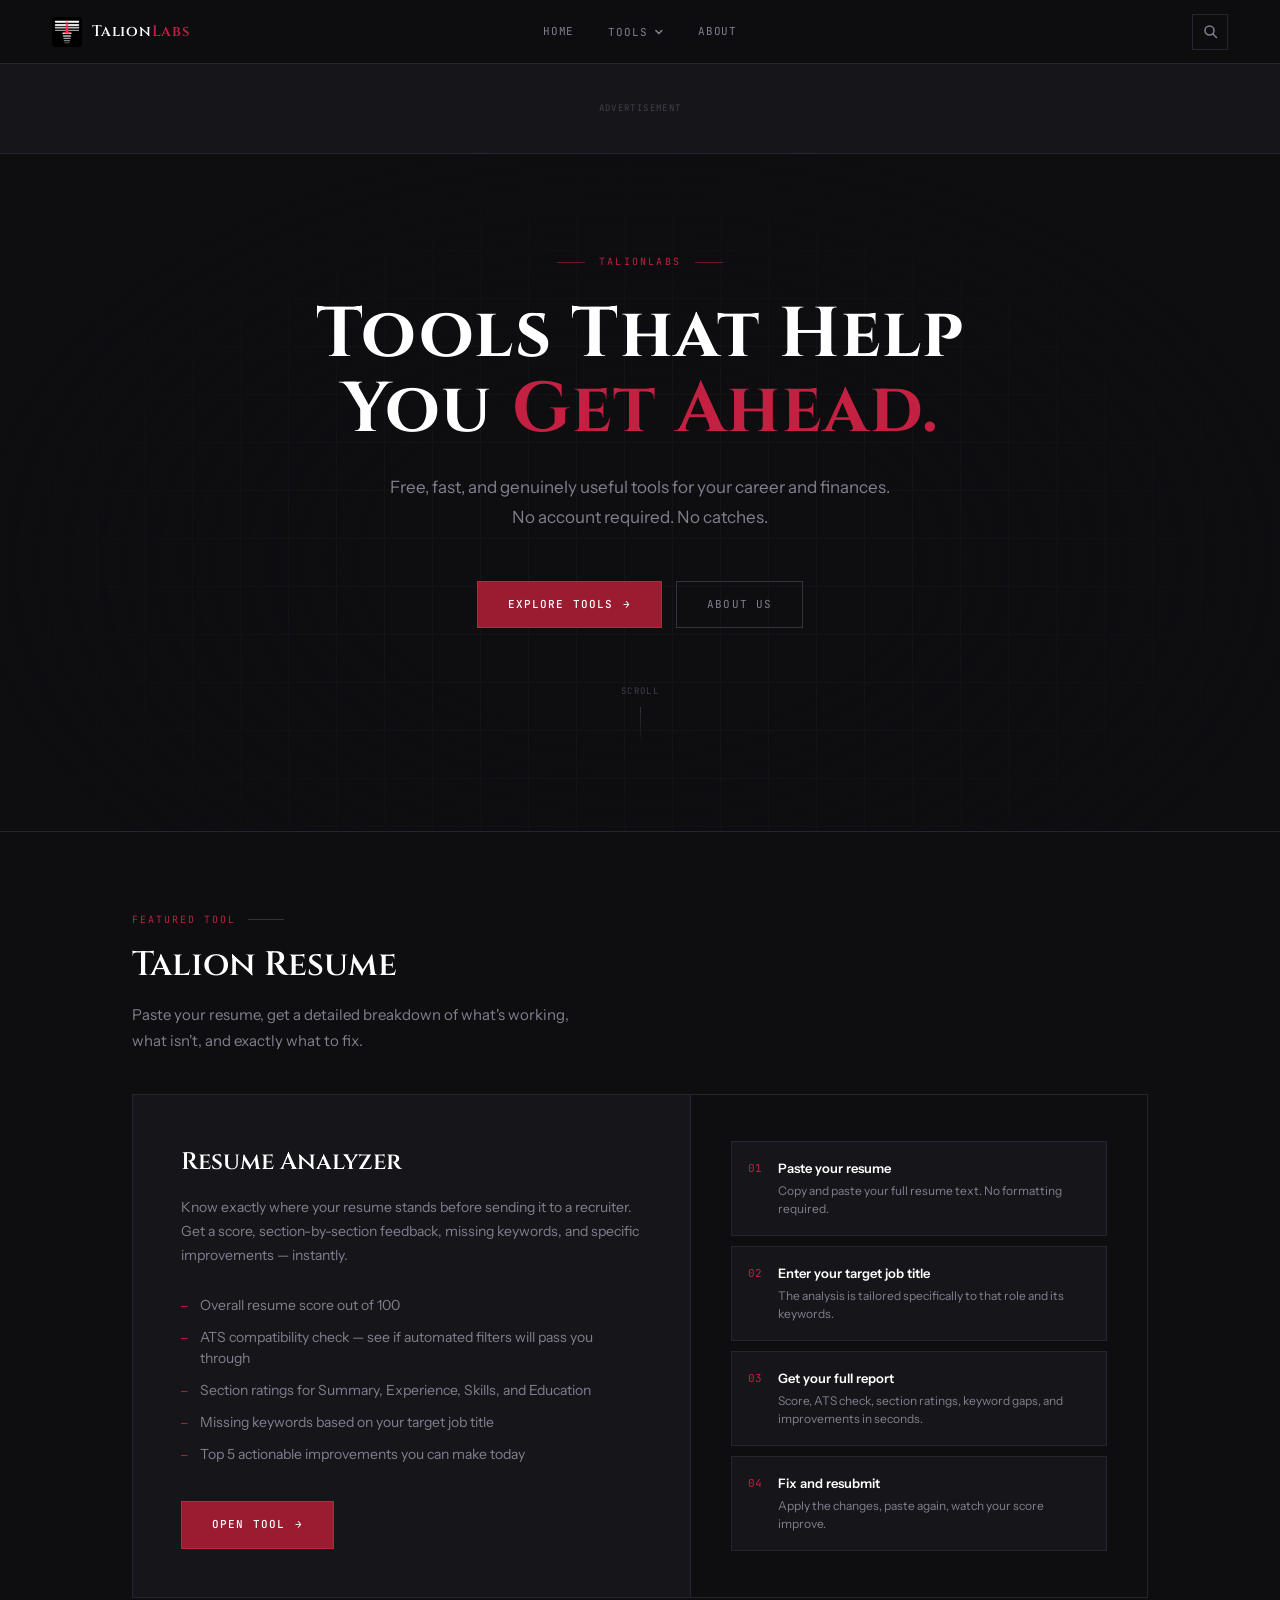
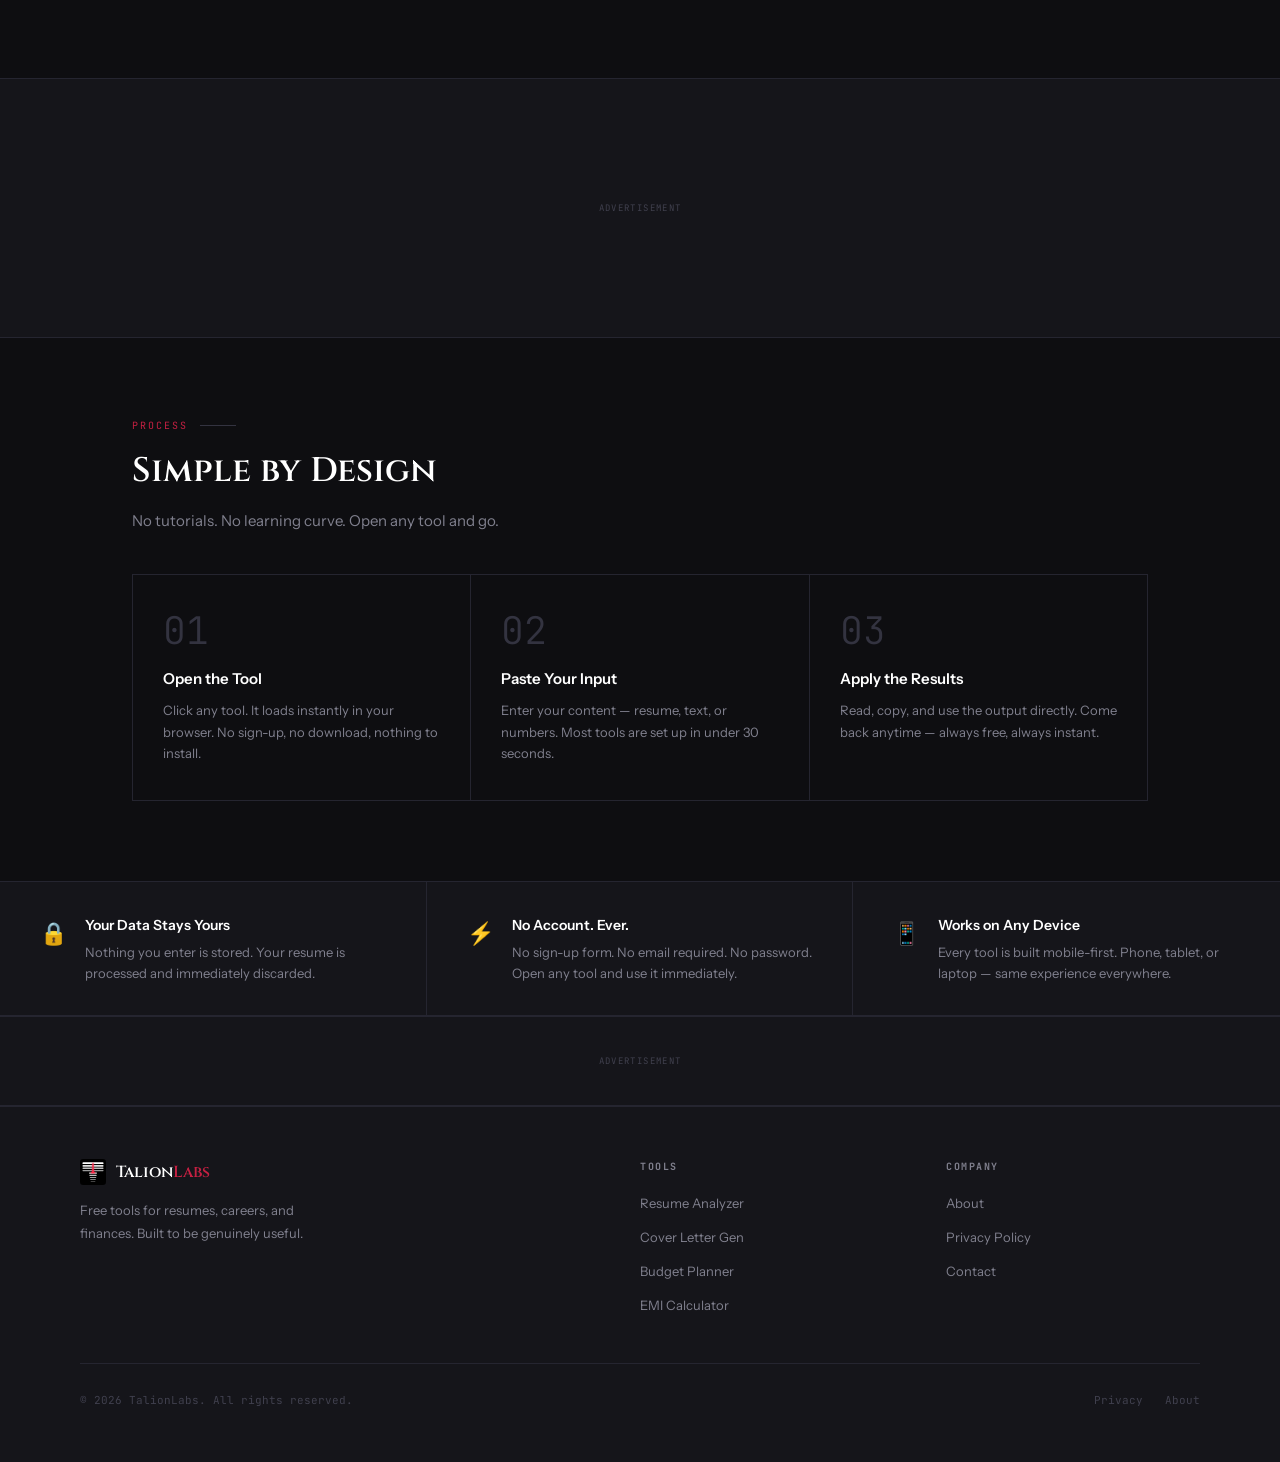
<file: index.html>
<!DOCTYPE html>
<html lang="en">
<head>
  <meta charset="UTF-8"/>
  <meta name="viewport" content="width=device-width, initial-scale=1.0"/>
  <title>TalionLabs — Tools That Work</title>
  <meta name="description" content="TalionLabs builds free tools for resumes, careers, and productivity. No sign-up. No cost."/>
  <meta name="keywords" content="free resume analyzer, resume feedback, career tools, TalionLabs"/>
  <link rel="canonical" href="https://talionlabs.pages.dev/"/>
  <meta property="og:title" content="TalionLabs — Tools That Work"/>
  <meta property="og:description" content="Free tools for resumes, careers, and productivity."/>
  <meta property="og:type" content="website"/>
  <link rel="icon" type="image/svg+xml" href="favicon.svg"/>
  <link rel="icon" type="image/png" href="favicon.png" sizes="32x32"/>

  <!-- AdSense — replace ca-pub-XXXXXXXXXXXXXXXX after approval -->
  <!-- <script async src="https://pagead2.googlesyndication.com/pagead/js/adsbygoogle.js?client=ca-pub-XXXXXXXXXXXXXXXX" crossorigin="anonymous"></script> -->

  <link rel="preconnect" href="https://fonts.googleapis.com">
  <link href="https://fonts.googleapis.com/css2?family=Cinzel:wght@400;600;700&family=JetBrains+Mono:wght@300;400;500&family=Instrument+Sans:ital,wght@0,400;0,500;0,600;1,400&display=swap" rel="stylesheet">

  <style>
    :root {
      --bg:      #0e0e11;
      --bg2:     #15151a;
      --bg3:     #1c1c22;
      --border:  #252530;
      --border2: #333340;
      --text:    #e6e6ea;
      --muted:   #80808e;
      --dim:     #40404e;
      --crimson: #9b1b30;
      --crim2:   #c42042;
      --crim3:   #e8314f;
      --white:   #ffffff;
      --mono:    'JetBrains Mono', monospace;
      --serif:   'Cinzel', serif;
      --sans:    'Instrument Sans', sans-serif;
    }

    *, *::before, *::after { box-sizing: border-box; margin: 0; padding: 0; }
    html { scroll-behavior: smooth; }
    body {
      background: var(--bg);
      color: var(--text);
      font-family: var(--sans);
      overflow-x: hidden;
      font-size: 15px;
      line-height: 1.6;
    }

    /* ════════════════════════════════
       NAV
    ════════════════════════════════ */
    nav {
      display: flex;
      align-items: center;
      justify-content: space-between;
      padding: 0 52px;
      height: 64px;
      border-bottom: 1px solid var(--border);
      background: rgba(14,14,17,0.96);
      backdrop-filter: blur(12px);
      position: sticky;
      top: 0;
      z-index: 200;
    }

    .nav-logo {
      display: flex;
      align-items: center;
      gap: 10px;
      text-decoration: none;
      flex-shrink: 0;
    }
    .nav-logo img {
      width: 30px;
      height: 30px;
      object-fit: contain;
    }
    .nav-wordmark {
      font-family: var(--serif);
      font-size: 15px;
      font-weight: 600;
      letter-spacing: 0.05em;
    }
    .nav-wordmark .w { color: var(--white); }
    .nav-wordmark .r { color: var(--crim2); }

    .nav-center {
      display: flex;
      align-items: center;
      gap: 2px;
      position: absolute;
      left: 50%;
      transform: translateX(-50%);
    }

    .nav-link {
      font-family: var(--mono);
      font-size: 11px;
      color: var(--muted);
      text-decoration: none;
      letter-spacing: 0.08em;
      text-transform: uppercase;
      padding: 8px 16px;
      border-radius: 2px;
      transition: color 0.2s, background 0.2s;
    }
    .nav-link:hover { color: var(--text); background: var(--bg2); }

    /* Dropdown */
    .nav-dropdown { position: relative; }
    .nav-dropdown-btn {
      font-family: var(--mono);
      font-size: 11px;
      color: var(--muted);
      letter-spacing: 0.08em;
      text-transform: uppercase;
      padding: 8px 16px;
      background: none;
      border: none;
      cursor: pointer;
      display: flex;
      align-items: center;
      gap: 6px;
      transition: color 0.2s, background 0.2s;
      border-radius: 2px;
    }
    .nav-dropdown-btn:hover { color: var(--text); background: var(--bg2); }

    .chevron {
      width: 10px; height: 10px;
      transition: transform 0.25s;
      flex-shrink: 0;
    }
    .nav-dropdown:hover .chevron,
    .nav-dropdown.open .chevron { transform: rotate(180deg); }

    .dropdown-menu {
      position: absolute;
      top: calc(100% + 6px);
      left: 0;
      background: var(--bg2);
      border: 1px solid var(--border2);
      min-width: 220px;
      opacity: 0;
      visibility: hidden;
      transform: translateY(-8px);
      transition: opacity 0.2s, transform 0.2s, visibility 0.2s;
      z-index: 300;
      box-shadow: 0 16px 40px rgba(0,0,0,0.5);
    }
    .nav-dropdown:hover .dropdown-menu,
    .nav-dropdown.open .dropdown-menu {
      opacity: 1; visibility: visible; transform: translateY(0);
    }

    .dropdown-item {
      display: flex;
      align-items: center;
      gap: 12px;
      padding: 13px 16px;
      text-decoration: none;
      border-bottom: 1px solid var(--border);
      transition: background 0.15s;
      position: relative;
    }
    .dropdown-item::before {
      content: '';
      position: absolute;
      left: 0; top: 0; bottom: 0;
      width: 2px;
      background: var(--crim2);
      transform: scaleY(0);
      transition: transform 0.2s;
    }
    .dropdown-item:last-child { border-bottom: none; }
    .dropdown-item:hover { background: var(--bg3); }
    .dropdown-item:hover::before { transform: scaleY(1); }

    .di-icon { font-size: 15px; flex-shrink: 0; }
    .di-name {
      font-family: var(--sans);
      font-size: 13px;
      font-weight: 600;
      color: var(--text);
      display: block;
      margin-bottom: 1px;
    }
    .di-cat {
      font-family: var(--mono);
      font-size: 9px;
      color: var(--muted);
      text-transform: uppercase;
      letter-spacing: 0.08em;
    }
    .di-badge {
      margin-left: auto;
      font-family: var(--mono);
      font-size: 8px;
      padding: 2px 7px;
      letter-spacing: 0.08em;
      text-transform: uppercase;
      flex-shrink: 0;
      border: 1px solid;
    }
    .di-badge.live { color: var(--crim2); border-color: var(--crimson); }
    .di-badge.soon { color: var(--dim); border-color: var(--border2); }

    /* Nav right */
    .nav-right { display: flex; align-items: center; gap: 8px; flex-shrink: 0; }

    .nav-search-btn {
      display: flex; align-items: center; justify-content: center;
      width: 36px; height: 36px;
      background: none;
      border: 1px solid var(--border);
      cursor: pointer;
      color: var(--muted);
      transition: color 0.2s, border-color 0.2s, background 0.2s;
    }
    .nav-search-btn:hover { color: var(--text); border-color: var(--border2); background: var(--bg2); }

    /* Hamburger */
    .hamburger {
      display: none;
      flex-direction: column;
      justify-content: center;
      gap: 5px;
      width: 36px; height: 36px;
      background: none;
      border: 1px solid var(--border);
      cursor: pointer;
      padding: 9px;
    }
    .hamburger span {
      display: block; width: 100%; height: 1.5px;
      background: var(--muted);
      transition: transform 0.22s, opacity 0.22s;
    }
    .hamburger.open span:nth-child(1) { transform: translateY(6.5px) rotate(45deg); }
    .hamburger.open span:nth-child(2) { opacity: 0; }
    .hamburger.open span:nth-child(3) { transform: translateY(-6.5px) rotate(-45deg); }

    /* Mobile menu */
    .mobile-menu {
      display: none;
      position: fixed;
      top: 64px; left: 0; right: 0;
      background: var(--bg2);
      border-bottom: 1px solid var(--border);
      z-index: 190;
      max-height: calc(100vh - 64px);
      overflow-y: auto;
      transform: translateY(-4px);
      opacity: 0;
      visibility: hidden;
      transition: transform 0.22s ease, opacity 0.22s, visibility 0.22s;
    }
    .mobile-menu.open {
      transform: translateY(0);
      opacity: 1;
      visibility: visible;
    }

    .mob-section-label {
      font-family: var(--mono);
      font-size: 9px;
      color: var(--dim);
      letter-spacing: 0.18em;
      text-transform: uppercase;
      padding: 18px 24px 8px;
    }
    .mob-link {
      display: flex; align-items: center;
      font-family: var(--mono);
      font-size: 12px;
      color: var(--muted);
      text-decoration: none;
      letter-spacing: 0.08em;
      text-transform: uppercase;
      padding: 14px 24px;
      border-bottom: 1px solid var(--border);
      transition: color 0.2s, background 0.2s;
    }
    .mob-link:hover { color: var(--text); background: var(--bg3); }

    .mob-tool {
      display: flex; align-items: center; gap: 14px;
      padding: 14px 24px;
      text-decoration: none;
      border-bottom: 1px solid var(--border);
      transition: background 0.15s;
    }
    .mob-tool:hover { background: var(--bg3); }
    .mob-tool-icon { font-size: 20px; flex-shrink: 0; }
    .mob-tool-name {
      font-size: 14px; font-weight: 600; color: var(--text);
      display: block; margin-bottom: 2px;
    }
    .mob-tool-meta {
      font-family: var(--mono);
      font-size: 10px; color: var(--muted);
    }
    .mob-tool-badge {
      margin-left: auto;
      font-family: var(--mono);
      font-size: 8px; padding: 2px 7px;
      letter-spacing: 0.08em; text-transform: uppercase;
      border: 1px solid; flex-shrink: 0;
    }
    .mob-tool-badge.live { color: var(--crim2); border-color: var(--crimson); }
    .mob-tool-badge.soon { color: var(--dim); border-color: var(--border2); }

    /* ════════════════════════════════
       SEARCH OVERLAY
    ════════════════════════════════ */
    .search-overlay {
      position: fixed; inset: 0;
      background: rgba(0,0,0,0.88);
      z-index: 500;
      display: flex;
      align-items: flex-start;
      justify-content: center;
      padding-top: 100px;
      opacity: 0; visibility: hidden;
      transition: opacity 0.2s, visibility 0.2s;
    }
    .search-overlay.active { opacity: 1; visibility: visible; }

    .search-box {
      width: 100%; max-width: 600px;
      margin: 0 24px;
    }

    .search-wrap {
      display: flex; align-items: center;
      border: 1px solid var(--border2);
      background: var(--bg2);
      padding: 0 18px;
      box-shadow: 0 20px 60px rgba(0,0,0,0.6);
    }
    .search-icon { color: var(--muted); flex-shrink: 0; margin-right: 14px; }
    .search-input {
      flex: 1; background: none; border: none; outline: none;
      font-family: var(--mono); font-size: 15px; color: var(--text);
      padding: 18px 0; letter-spacing: 0.04em;
    }
    .search-input::placeholder { color: var(--dim); }
    .search-esc {
      background: none; border: 1px solid var(--border);
      color: var(--muted); cursor: pointer;
      font-family: var(--mono); font-size: 10px;
      letter-spacing: 0.1em; text-transform: uppercase;
      padding: 5px 10px;
      transition: color 0.2s, border-color 0.2s;
    }
    .search-esc:hover { color: var(--text); border-color: var(--border2); }

    .search-results {
      background: var(--bg2);
      border: 1px solid var(--border2);
      border-top: none;
      display: none;
    }
    .search-results.visible { display: block; }

    .search-result-item {
      display: flex; align-items: center; gap: 14px;
      padding: 14px 18px;
      text-decoration: none;
      border-bottom: 1px solid var(--border);
      transition: background 0.15s;
    }
    .search-result-item:last-child { border-bottom: none; }
    .search-result-item:hover { background: var(--bg3); }
    .sr-icon { font-size: 18px; flex-shrink: 0; }
    .sr-name { font-size: 13px; font-weight: 600; color: var(--text); display: block; margin-bottom: 2px; }
    .sr-desc { font-size: 12px; color: var(--muted); }

    .search-no-results {
      padding: 20px 18px;
      font-family: var(--mono);
      font-size: 11px; color: var(--dim);
      letter-spacing: 0.08em;
    }

    .search-footer {
      font-family: var(--mono);
      font-size: 9px; color: var(--dim);
      letter-spacing: 0.12em; text-transform: uppercase;
      margin-top: 14px;
      display: flex; gap: 20px;
    }

    /* ════════════════════════════════
       AD BANNER
    ════════════════════════════════ */
    .ad-banner {
      background: var(--bg2);
      border-bottom: 1px solid var(--border);
      min-height: 90px;
      display: flex; align-items: center; justify-content: center;
    }
    .ad-label {
      font-family: var(--mono);
      font-size: 9px; color: var(--dim);
      letter-spacing: 0.15em; text-transform: uppercase;
    }

    /* ════════════════════════════════
       HERO
    ════════════════════════════════ */
    .hero {
      position: relative;
      overflow: hidden;
      border-bottom: 1px solid var(--border);
    }

    /* Subtle grid bg */
    .hero-bg {
      position: absolute; inset: 0;
      background-image:
        linear-gradient(var(--border) 1px, transparent 1px),
        linear-gradient(90deg, var(--border) 1px, transparent 1px);
      background-size: 48px 48px;
      opacity: 0.25;
      pointer-events: none;
    }
    /* Radial fade over grid */
    .hero-bg::after {
      content: '';
      position: absolute; inset: 0;
      background: radial-gradient(ellipse at 50% 60%, transparent 30%, var(--bg) 75%);
    }

    .hero-inner {
      position: relative; z-index: 2;
      padding: 100px 48px 88px;
      max-width: 780px;
      margin: 0 auto;
      text-align: center;
      animation: fadeUp 0.7s ease both;
    }

    .hero-eyebrow {
      font-family: var(--mono);
      font-size: 10px; color: var(--crim2);
      letter-spacing: 0.22em; text-transform: uppercase;
      margin-bottom: 28px;
      display: flex; align-items: center;
      justify-content: center; gap: 14px;
      opacity: 0;
      animation: fadeUp 0.6s ease 0.1s both;
    }
    .hero-eyebrow::before, .hero-eyebrow::after {
      content: '';
      width: 28px; height: 1px;
      background: var(--crim2); opacity: 0.5;
    }

    h1 {
      font-family: var(--serif);
      font-size: clamp(38px, 5.5vw, 72px);
      font-weight: 700;
      color: var(--white);
      line-height: 1.06;
      letter-spacing: 0.02em;
      margin-bottom: 26px;
      opacity: 0;
      animation: fadeUp 0.7s ease 0.2s both;
    }
    h1 em {
      font-style: normal;
      color: var(--crim2);
    }

    .hero-desc {
      font-size: 17px; color: var(--muted);
      max-width: 500px;
      margin: 0 auto 48px;
      line-height: 1.75;
      opacity: 0;
      animation: fadeUp 0.7s ease 0.3s both;
    }

    .hero-ctas {
      display: flex; gap: 14px;
      justify-content: center; flex-wrap: wrap;
      opacity: 0;
      animation: fadeUp 0.7s ease 0.4s both;
    }

    .btn-primary {
      display: inline-flex; align-items: center; gap: 10px;
      background: var(--crimson); color: var(--white);
      text-decoration: none;
      font-family: var(--mono); font-size: 11px; font-weight: 500;
      letter-spacing: 0.1em; text-transform: uppercase;
      padding: 14px 30px;
      border: 1px solid var(--crim2);
      transition: background 0.2s, box-shadow 0.2s;
    }
    .btn-primary:hover {
      background: var(--crim2);
      box-shadow: 0 4px 28px rgba(196,32,66,0.35);
    }
    .btn-primary .arr { transition: transform 0.2s; }
    .btn-primary:hover .arr { transform: translateX(4px); }

    .btn-ghost {
      display: inline-flex; align-items: center;
      background: transparent; color: var(--muted);
      text-decoration: none;
      font-family: var(--mono); font-size: 11px;
      letter-spacing: 0.1em; text-transform: uppercase;
      padding: 14px 30px;
      border: 1px solid var(--border2);
      transition: color 0.2s, border-color 0.2s, background 0.2s;
    }
    .btn-ghost:hover { color: var(--white); border-color: var(--muted); background: var(--bg2); }

    /* Scroll indicator */
    .hero-scroll {
      display: flex; flex-direction: column;
      align-items: center; gap: 8px;
      margin-top: 56px;
      opacity: 0;
      animation: fadeIn 1s ease 1s both;
    }
    .hero-scroll span {
      font-family: var(--mono); font-size: 9px;
      color: var(--dim); letter-spacing: 0.15em; text-transform: uppercase;
    }
    .scroll-track {
      width: 1px; height: 36px;
      background: linear-gradient(to bottom, var(--border2), transparent);
      animation: scrollPulse 2.5s ease infinite;
    }

    /* ════════════════════════════════
       TOOL SECTION
    ════════════════════════════════ */
    .section-wrap {
      padding: 80px 52px;
      max-width: 1120px;
      margin: 0 auto;
    }

    .section-label {
      font-family: var(--mono);
      font-size: 10px; color: var(--crim2);
      letter-spacing: 0.2em; text-transform: uppercase;
      margin-bottom: 10px;
      display: flex; align-items: center; gap: 12px;
    }
    .section-label::after {
      content: '';
      width: 36px; height: 1px;
      background: var(--border2);
    }

    h2 {
      font-family: var(--serif);
      font-size: clamp(22px, 2.8vw, 34px);
      font-weight: 600; color: var(--white);
      margin-bottom: 10px;
    }

    .section-sub {
      font-size: 15px; color: var(--muted);
      max-width: 460px; line-height: 1.72;
      margin-bottom: 40px;
    }

    /* Tool feature card */
    .tool-card {
      display: grid;
      grid-template-columns: 1.1fr 0.9fr;
      border: 1px solid var(--border);
      background: var(--bg2);
      overflow: hidden;
    }

    .tc-left {
      padding: 48px;
      border-right: 1px solid var(--border);
    }

    .tool-title {
      font-family: var(--serif);
      font-size: 24px; font-weight: 600;
      color: var(--white); margin-bottom: 14px;
    }

    .tool-desc {
      font-size: 14px; color: var(--muted);
      line-height: 1.72; margin-bottom: 28px;
    }

    .feature-list {
      list-style: none;
      display: flex; flex-direction: column; gap: 11px;
      margin-bottom: 36px;
    }
    .feature-list li {
      display: flex; align-items: flex-start; gap: 12px;
      font-size: 14px; color: var(--muted); line-height: 1.5;
    }
    .feature-list li::before {
      content: '—';
      color: var(--crim2);
      font-family: var(--mono); font-size: 11px;
      flex-shrink: 0; margin-top: 3px;
    }

    .tc-right {
      padding: 40px;
      background: var(--bg);
      display: flex; flex-direction: column;
      justify-content: center; gap: 10px;
    }

    .step-item {
      display: flex; align-items: flex-start; gap: 16px;
      padding: 16px;
      border: 1px solid var(--border);
      background: var(--bg2);
      transition: border-color 0.2s, background 0.2s;
    }
    .step-item:hover { border-color: var(--border2); background: var(--bg3); }

    .step-num {
      font-family: var(--mono); font-size: 11px;
      color: var(--crim2); flex-shrink: 0; margin-top: 2px;
    }
    .step-title { font-size: 13px; font-weight: 600; color: var(--white); margin-bottom: 3px; }
    .step-desc { font-size: 12px; color: var(--muted); line-height: 1.55; }

    /* ════════════════════════════════
       AD MID
    ════════════════════════════════ */
    .ad-mid {
      background: var(--bg2);
      border-top: 1px solid var(--border);
      border-bottom: 1px solid var(--border);
      min-height: 260px;
      display: flex; align-items: center; justify-content: center;
    }

    /* ════════════════════════════════
       HOW IT WORKS
    ════════════════════════════════ */
    .how-grid {
      display: grid;
      grid-template-columns: repeat(3, 1fr);
      gap: 1px;
      background: var(--border);
      border: 1px solid var(--border);
      margin-top: 40px;
    }

    .how-step {
      background: var(--bg);
      padding: 36px 30px;
      transition: background 0.2s;
    }
    .how-step:hover { background: var(--bg2); }

    .how-num {
      font-family: var(--mono); font-size: 38px;
      font-weight: 300; color: var(--border2);
      line-height: 1; margin-bottom: 18px;
    }
    .how-title { font-size: 15px; font-weight: 600; color: var(--white); margin-bottom: 9px; }
    .how-desc { font-size: 13px; color: var(--muted); line-height: 1.65; }

    /* ════════════════════════════════
       TRUST BAR
    ════════════════════════════════ */
    .trust-bar {
      background: var(--bg2);
      border-top: 1px solid var(--border);
      border-bottom: 1px solid var(--border);
      padding: 0;
      display: grid;
      grid-template-columns: repeat(3, 1fr);
    }

    .trust-item {
      padding: 32px 40px;
      border-right: 1px solid var(--border);
      display: flex; align-items: flex-start; gap: 18px;
    }
    .trust-item:last-child { border-right: none; }

    .trust-icon {
      font-size: 22px; flex-shrink: 0; margin-top: 2px;
    }
    .trust-title { font-size: 14px; font-weight: 600; color: var(--white); margin-bottom: 5px; }
    .trust-text { font-size: 13px; color: var(--muted); line-height: 1.6; }

    /* ════════════════════════════════
       FOOTER
    ════════════════════════════════ */
    footer {
      background: var(--bg2);
      border-top: 1px solid var(--border);
      padding: 52px;
    }

    .footer-grid {
      max-width: 1120px; margin: 0 auto;
      display: grid;
      grid-template-columns: 2fr 1fr 1fr;
      gap: 52px;
      padding-bottom: 36px;
      border-bottom: 1px solid var(--border);
      margin-bottom: 28px;
    }

    .footer-brand-logo {
      display: flex; align-items: center; gap: 10px;
      margin-bottom: 14px;
    }
    .footer-brand-logo img { width: 26px; height: 26px; object-fit: contain; }
    .footer-brand-name { font-family: var(--serif); font-size: 16px; font-weight: 600; }
    .footer-brand-name .w { color: var(--white); }
    .footer-brand-name .r { color: var(--crim2); }
    .footer-brand-desc { font-size: 13px; color: var(--muted); line-height: 1.72; max-width: 260px; }

    .footer-col h4 {
      font-family: var(--mono); font-size: 10px;
      color: var(--muted); letter-spacing: 0.15em;
      text-transform: uppercase; margin-bottom: 16px;
    }
    .footer-col ul { list-style: none; }
    .footer-col ul li { margin-bottom: 10px; }
    .footer-col ul a {
      font-size: 13px; color: var(--muted);
      text-decoration: none; transition: color 0.2s;
    }
    .footer-col ul a:hover { color: var(--white); }

    .footer-bottom {
      max-width: 1120px; margin: 0 auto;
      display: flex; justify-content: space-between;
      align-items: center; flex-wrap: wrap; gap: 12px;
    }
    .footer-copy { font-family: var(--mono); font-size: 11px; color: var(--dim); }
    .footer-links { display: flex; gap: 22px; }
    .footer-links a {
      font-family: var(--mono); font-size: 11px;
      color: var(--dim); text-decoration: none;
      transition: color 0.2s;
    }
    .footer-links a:hover { color: var(--muted); }

    /* ════════════════════════════════
       ANIMATIONS
    ════════════════════════════════ */
    @keyframes fadeUp {
      from { opacity: 0; transform: translateY(18px); }
      to   { opacity: 1; transform: translateY(0); }
    }
    @keyframes fadeIn {
      from { opacity: 0; }
      to   { opacity: 1; }
    }
    @keyframes scrollPulse {
      0%, 100% { opacity: 0.2; }
      50%       { opacity: 0.8; }
    }

    /* ════════════════════════════════
       RESPONSIVE
    ════════════════════════════════ */
    @media (max-width: 960px) {
      nav { padding: 0 20px; }
      .nav-center { display: none; }
      .hamburger { display: flex; }
      .mobile-menu { display: block; }

      .hero-inner { padding: 72px 24px 64px; }
      .section-wrap { padding: 56px 24px; }

      .tool-card { grid-template-columns: 1fr; }
      .tc-left { border-right: none; border-bottom: 1px solid var(--border); padding: 32px 24px; }
      .tc-right { padding: 32px 24px; }

      .how-grid { grid-template-columns: 1fr 1fr; }

      .trust-bar { grid-template-columns: 1fr; }
      .trust-item { border-right: none; border-bottom: 1px solid var(--border); }
      .trust-item:last-child { border-bottom: none; }

      .footer-grid { grid-template-columns: 1fr 1fr; gap: 36px; }
      footer { padding: 40px 24px; }
    }

    @media (max-width: 600px) {
      h1 { font-size: 34px; }
      .hero-desc { font-size: 15px; }
      .how-grid { grid-template-columns: 1fr; }
      .footer-grid { grid-template-columns: 1fr; }
      .hero-ctas { flex-direction: column; align-items: center; }
      .btn-primary, .btn-ghost { width: 100%; justify-content: center; }
    }
  </style>
</head>
<body>

<!-- ── NAV ── -->
<nav>
  <a href="/" class="nav-logo">
    <img src="favicon.svg" alt="TalionLabs"/>
    <div class="nav-wordmark"><span class="w">Talion</span><span class="r">Labs</span></div>
  </a>

  <div class="nav-center">
    <a href="/" class="nav-link">Home</a>

    <div class="nav-dropdown">
      <button class="nav-dropdown-btn">
        Tools
        <svg class="chevron" viewBox="0 0 10 10" fill="none">
          <path d="M2 3.5L5 6.5L8 3.5" stroke="currentColor" stroke-width="1.5" stroke-linecap="round" stroke-linejoin="round"/>
        </svg>
      </button>
      <div class="dropdown-menu">
        <a href="https://talion-resume.pages.dev" class="dropdown-item">
          <span class="di-icon">📄</span>
          <div><span class="di-name">Resume Analyzer</span><span class="di-cat">Career</span></div>
          <span class="di-badge live">Live</span>
        </a>
        <a href="#" class="dropdown-item">
          <span class="di-icon">✉️</span>
          <div><span class="di-name">Cover Letter Generator</span><span class="di-cat">Career</span></div>
          <span class="di-badge soon">Soon</span>
        </a>
        <a href="#" class="dropdown-item">
          <span class="di-icon">💰</span>
          <div><span class="di-name">Budget Planner</span><span class="di-cat">Finance</span></div>
          <span class="di-badge soon">Soon</span>
        </a>
        <a href="#" class="dropdown-item">
          <span class="di-icon">🏦</span>
          <div><span class="di-name">EMI Calculator</span><span class="di-cat">Finance</span></div>
          <span class="di-badge soon">Soon</span>
        </a>
      </div>
    </div>

    <a href="about.html" class="nav-link">About</a>
  </div>

  <div class="nav-right">
    <button class="nav-search-btn" id="searchBtn" aria-label="Search">
      <svg width="15" height="15" viewBox="0 0 15 15" fill="none">
        <circle cx="6.5" cy="6.5" r="4.5" stroke="currentColor" stroke-width="1.5"/>
        <path d="M10 10L13.5 13.5" stroke="currentColor" stroke-width="1.5" stroke-linecap="round"/>
      </svg>
    </button>
    <button class="hamburger" id="hamburgerBtn" aria-label="Menu">
      <span></span><span></span><span></span>
    </button>
  </div>
</nav>

<!-- ── MOBILE MENU ── -->
<div class="mobile-menu" id="mobileMenu">
  <a href="/" class="mob-link">Home</a>
  <a href="about.html" class="mob-link">About</a>
  <a href="privacy.html" class="mob-link">Privacy Policy</a>

  <div class="mob-section-label">Tools</div>

  <a href="https://talion-resume.pages.dev" class="mob-tool">
    <span class="mob-tool-icon">📄</span>
    <div>
      <span class="mob-tool-name">Resume Analyzer</span>
      <span class="mob-tool-meta">Career</span>
    </div>
    <span class="mob-tool-badge live">Live</span>
  </a>
  <a href="#" class="mob-tool">
    <span class="mob-tool-icon">✉️</span>
    <div>
      <span class="mob-tool-name">Cover Letter Generator</span>
      <span class="mob-tool-meta">Career</span>
    </div>
    <span class="mob-tool-badge soon">Soon</span>
  </a>
  <a href="#" class="mob-tool">
    <span class="mob-tool-icon">💰</span>
    <div>
      <span class="mob-tool-name">Budget Planner</span>
      <span class="mob-tool-meta">Finance</span>
    </div>
    <span class="mob-tool-badge soon">Soon</span>
  </a>
  <a href="#" class="mob-tool">
    <span class="mob-tool-icon">🏦</span>
    <div>
      <span class="mob-tool-name">EMI Calculator</span>
      <span class="mob-tool-meta">Finance</span>
    </div>
    <span class="mob-tool-badge soon">Soon</span>
  </a>
</div>

<!-- ── SEARCH OVERLAY ── -->
<div class="search-overlay" id="searchOverlay">
  <div class="search-box">
    <div class="search-wrap">
      <svg class="search-icon" width="16" height="16" viewBox="0 0 15 15" fill="none">
        <circle cx="6.5" cy="6.5" r="4.5" stroke="currentColor" stroke-width="1.5"/>
        <path d="M10 10L13.5 13.5" stroke="currentColor" stroke-width="1.5" stroke-linecap="round"/>
      </svg>
      <input type="text" class="search-input" placeholder="Search tools..." id="searchInput" autocomplete="off"/>
      <button class="search-esc" id="searchClose">ESC</button>
    </div>
    <div class="search-results" id="searchResults"></div>
    <div class="search-footer">
      <span>↑↓ navigate</span>
      <span>↵ open</span>
      <span>ESC close</span>
    </div>
  </div>
</div>

<!-- ── TOP AD ── -->
<div class="ad-banner">
  <!-- <ins class="adsbygoogle" style="display:inline-block;width:728px;height:90px" data-ad-client="ca-pub-XXXXXXXXXXXXXXXX" data-ad-slot="XXXXXXXXXX"></ins> -->
  <span class="ad-label">Advertisement</span>
</div>

<!-- ── HERO ── -->
<div class="hero">
  <div class="hero-bg"></div>
  <div class="hero-inner">
    <p class="hero-eyebrow">TalionLabs</p>
    <h1>Tools That Help<br/>You <em>Get Ahead.</em></h1>
    <p class="hero-desc">
      Free, fast, and genuinely useful tools for your career and finances.
      No account required. No catches.
    </p>
    <div class="hero-ctas">
      <a href="#tools" class="btn-primary">
        Explore Tools <span class="arr">→</span>
      </a>
      <a href="about.html" class="btn-ghost">About Us</a>
    </div>
    <div class="hero-scroll">
      <span>Scroll</span>
      <div class="scroll-track"></div>
    </div>
  </div>
</div>

<!-- ── TOOL SECTION ── -->
<section id="tools" class="section-wrap">
  <div class="section-label">Featured Tool</div>
  <h2>Talion Resume</h2>
  <p class="section-sub">Paste your resume, get a detailed breakdown of what's working, what isn't, and exactly what to fix.</p>

  <div class="tool-card">
    <div class="tc-left">
      <div class="tool-title">Resume Analyzer</div>
      <p class="tool-desc">Know exactly where your resume stands before sending it to a recruiter. Get a score, section-by-section feedback, missing keywords, and specific improvements — instantly.</p>
      <ul class="feature-list">
        <li>Overall resume score out of 100</li>
        <li>ATS compatibility check — see if automated filters will pass you through</li>
        <li>Section ratings for Summary, Experience, Skills, and Education</li>
        <li>Missing keywords based on your target job title</li>
        <li>Top 5 actionable improvements you can make today</li>
      </ul>
      <a href="https://talion-resume.pages.dev" class="btn-primary">
        Open Tool <span class="arr">→</span>
      </a>
    </div>

    <div class="tc-right">
      <div class="step-item">
        <span class="step-num">01</span>
        <div>
          <div class="step-title">Paste your resume</div>
          <p class="step-desc">Copy and paste your full resume text. No formatting required.</p>
        </div>
      </div>
      <div class="step-item">
        <span class="step-num">02</span>
        <div>
          <div class="step-title">Enter your target job title</div>
          <p class="step-desc">The analysis is tailored specifically to that role and its keywords.</p>
        </div>
      </div>
      <div class="step-item">
        <span class="step-num">03</span>
        <div>
          <div class="step-title">Get your full report</div>
          <p class="step-desc">Score, ATS check, section ratings, keyword gaps, and improvements in seconds.</p>
        </div>
      </div>
      <div class="step-item">
        <span class="step-num">04</span>
        <div>
          <div class="step-title">Fix and resubmit</div>
          <p class="step-desc">Apply the changes, paste again, watch your score improve.</p>
        </div>
      </div>
    </div>
  </div>
</section>

<!-- ── MID AD ── -->
<div class="ad-mid">
  <!-- <ins class="adsbygoogle" style="display:block" data-ad-client="ca-pub-XXXXXXXXXXXXXXXX" data-ad-slot="XXXXXXXXXX" data-ad-format="auto" data-full-width-responsive="true"></ins> -->
  <span class="ad-label">Advertisement</span>
</div>

<!-- ── HOW IT WORKS ── -->
<section id="how" class="section-wrap">
  <div class="section-label">Process</div>
  <h2>Simple by Design</h2>
  <p class="section-sub">No tutorials. No learning curve. Open any tool and go.</p>

  <div class="how-grid">
    <div class="how-step">
      <div class="how-num">01</div>
      <div class="how-title">Open the Tool</div>
      <p class="how-desc">Click any tool. It loads instantly in your browser. No sign-up, no download, nothing to install.</p>
    </div>
    <div class="how-step">
      <div class="how-num">02</div>
      <div class="how-title">Paste Your Input</div>
      <p class="how-desc">Enter your content — resume, text, or numbers. Most tools are set up in under 30 seconds.</p>
    </div>
    <div class="how-step">
      <div class="how-num">03</div>
      <div class="how-title">Apply the Results</div>
      <p class="how-desc">Read, copy, and use the output directly. Come back anytime — always free, always instant.</p>
    </div>
  </div>
</section>

<!-- ── TRUST BAR ── -->
<div class="trust-bar">
  <div class="trust-item">
    <span class="trust-icon">🔒</span>
    <div>
      <div class="trust-title">Your Data Stays Yours</div>
      <p class="trust-text">Nothing you enter is stored. Your resume is processed and immediately discarded.</p>
    </div>
  </div>
  <div class="trust-item">
    <span class="trust-icon">⚡</span>
    <div>
      <div class="trust-title">No Account. Ever.</div>
      <p class="trust-text">No sign-up form. No email required. No password. Open any tool and use it immediately.</p>
    </div>
  </div>
  <div class="trust-item">
    <span class="trust-icon">📱</span>
    <div>
      <div class="trust-title">Works on Any Device</div>
      <p class="trust-text">Every tool is built mobile-first. Phone, tablet, or laptop — same experience everywhere.</p>
    </div>
  </div>
</div>

<!-- ── BOTTOM AD ── -->
<div class="ad-mid" style="min-height:90px;">
  <!-- <ins class="adsbygoogle" style="display:inline-block;width:728px;height:90px" data-ad-client="ca-pub-XXXXXXXXXXXXXXXX" data-ad-slot="XXXXXXXXXX"></ins> -->
  <span class="ad-label">Advertisement</span>
</div>

<!-- ── FOOTER ── -->
<footer>
  <div class="footer-grid">
    <div>
      <div class="footer-brand-logo">
        <img src="favicon.svg" alt="TalionLabs"/>
        <span class="footer-brand-name"><span class="w">Talion</span><span class="r">Labs</span></span>
      </div>
      <p class="footer-brand-desc">Free tools for resumes, careers, and finances. Built to be genuinely useful.</p>
    </div>
    <div class="footer-col">
      <h4>Tools</h4>
      <ul>
        <li><a href="https://talion-resume.pages.dev">Resume Analyzer</a></li>
        <li><a href="#">Cover Letter Gen</a></li>
        <li><a href="#">Budget Planner</a></li>
        <li><a href="#">EMI Calculator</a></li>
      </ul>
    </div>
    <div class="footer-col">
      <h4>Company</h4>
      <ul>
        <li><a href="about.html">About</a></li>
        <li><a href="privacy.html">Privacy Policy</a></li>
        <li><a href="about.html#contact">Contact</a></li>
      </ul>
    </div>
  </div>
  <div class="footer-bottom">
    <p class="footer-copy">© 2026 TalionLabs. All rights reserved.</p>
    <div class="footer-links">
      <a href="privacy.html">Privacy</a>
      <a href="about.html">About</a>
    </div>
  </div>
</footer>

<script>
  // ── Tool data for search ──
  const TOOLS = [
    { name: 'Resume Analyzer', cat: 'Career', desc: 'Score, ATS check, keyword gaps, section ratings', icon: '📄', url: 'https://talion-resume.pages.dev', live: true },
    { name: 'Cover Letter Generator', cat: 'Career', desc: 'Tailored cover letters from your resume', icon: '✉️', url: '#', live: false },
    { name: 'Budget Planner', cat: 'Finance', desc: 'Plan and optimise your monthly budget', icon: '💰', url: '#', live: false },
    { name: 'EMI Calculator', cat: 'Finance', desc: 'Calculate loan EMI and repayment schedule', icon: '🏦', url: '#', live: false },
  ];

  // ── Search ──
  const searchBtn    = document.getElementById('searchBtn');
  const searchOverlay = document.getElementById('searchOverlay');
  const searchClose  = document.getElementById('searchClose');
  const searchInput  = document.getElementById('searchInput');
  const searchResults = document.getElementById('searchResults');

  function openSearch() {
    searchOverlay.classList.add('active');
    setTimeout(() => searchInput.focus(), 80);
  }
  function closeSearch() {
    searchOverlay.classList.remove('active');
    searchInput.value = '';
    searchResults.innerHTML = '';
    searchResults.classList.remove('visible');
  }

  searchBtn.addEventListener('click', openSearch);
  searchClose.addEventListener('click', closeSearch);
  searchOverlay.addEventListener('click', e => { if (e.target === searchOverlay) closeSearch(); });
  document.addEventListener('keydown', e => { if (e.key === 'Escape') closeSearch(); });

  searchInput.addEventListener('input', () => {
    const q = searchInput.value.trim().toLowerCase();
    if (!q) { searchResults.innerHTML = ''; searchResults.classList.remove('visible'); return; }

    const hits = TOOLS.filter(t =>
      t.name.toLowerCase().includes(q) ||
      t.cat.toLowerCase().includes(q) ||
      t.desc.toLowerCase().includes(q)
    );

    searchResults.classList.add('visible');
    if (hits.length === 0) {
      searchResults.innerHTML = `<div class="search-no-results">No tools found for "${q}"</div>`;
    } else {
      searchResults.innerHTML = hits.map(t => `
        <a href="${t.url}" class="search-result-item">
          <span class="sr-icon">${t.icon}</span>
          <div>
            <span class="sr-name">${t.name} ${t.live ? '<span style="font-family:var(--mono);font-size:9px;color:var(--crim2);border:1px solid var(--crimson);padding:1px 5px;margin-left:6px;letter-spacing:0.08em;">LIVE</span>' : ''}</span>
            <span class="sr-desc">${t.cat} · ${t.desc}</span>
          </div>
        </a>
      `).join('');
    }
  });

  // ── Hamburger ──
  const hamburgerBtn = document.getElementById('hamburgerBtn');
  const mobileMenu   = document.getElementById('mobileMenu');

  hamburgerBtn.addEventListener('click', () => {
    hamburgerBtn.classList.toggle('open');
    mobileMenu.classList.toggle('open');
  });

  // Close mobile menu on outside click
  document.addEventListener('click', e => {
    if (!e.target.closest('nav') && !e.target.closest('.mobile-menu')) {
      hamburgerBtn.classList.remove('open');
      mobileMenu.classList.remove('open');
    }
  });

  // ── Dropdown ──
  document.querySelectorAll('.nav-dropdown-btn').forEach(btn => {
    btn.addEventListener('click', e => {
      e.stopPropagation();
      btn.closest('.nav-dropdown').classList.toggle('open');
    });
  });
  document.addEventListener('click', e => {
    if (!e.target.closest('.nav-dropdown')) {
      document.querySelectorAll('.nav-dropdown').forEach(d => d.classList.remove('open'));
    }
  });
</script>

</body>
</html>
</file>
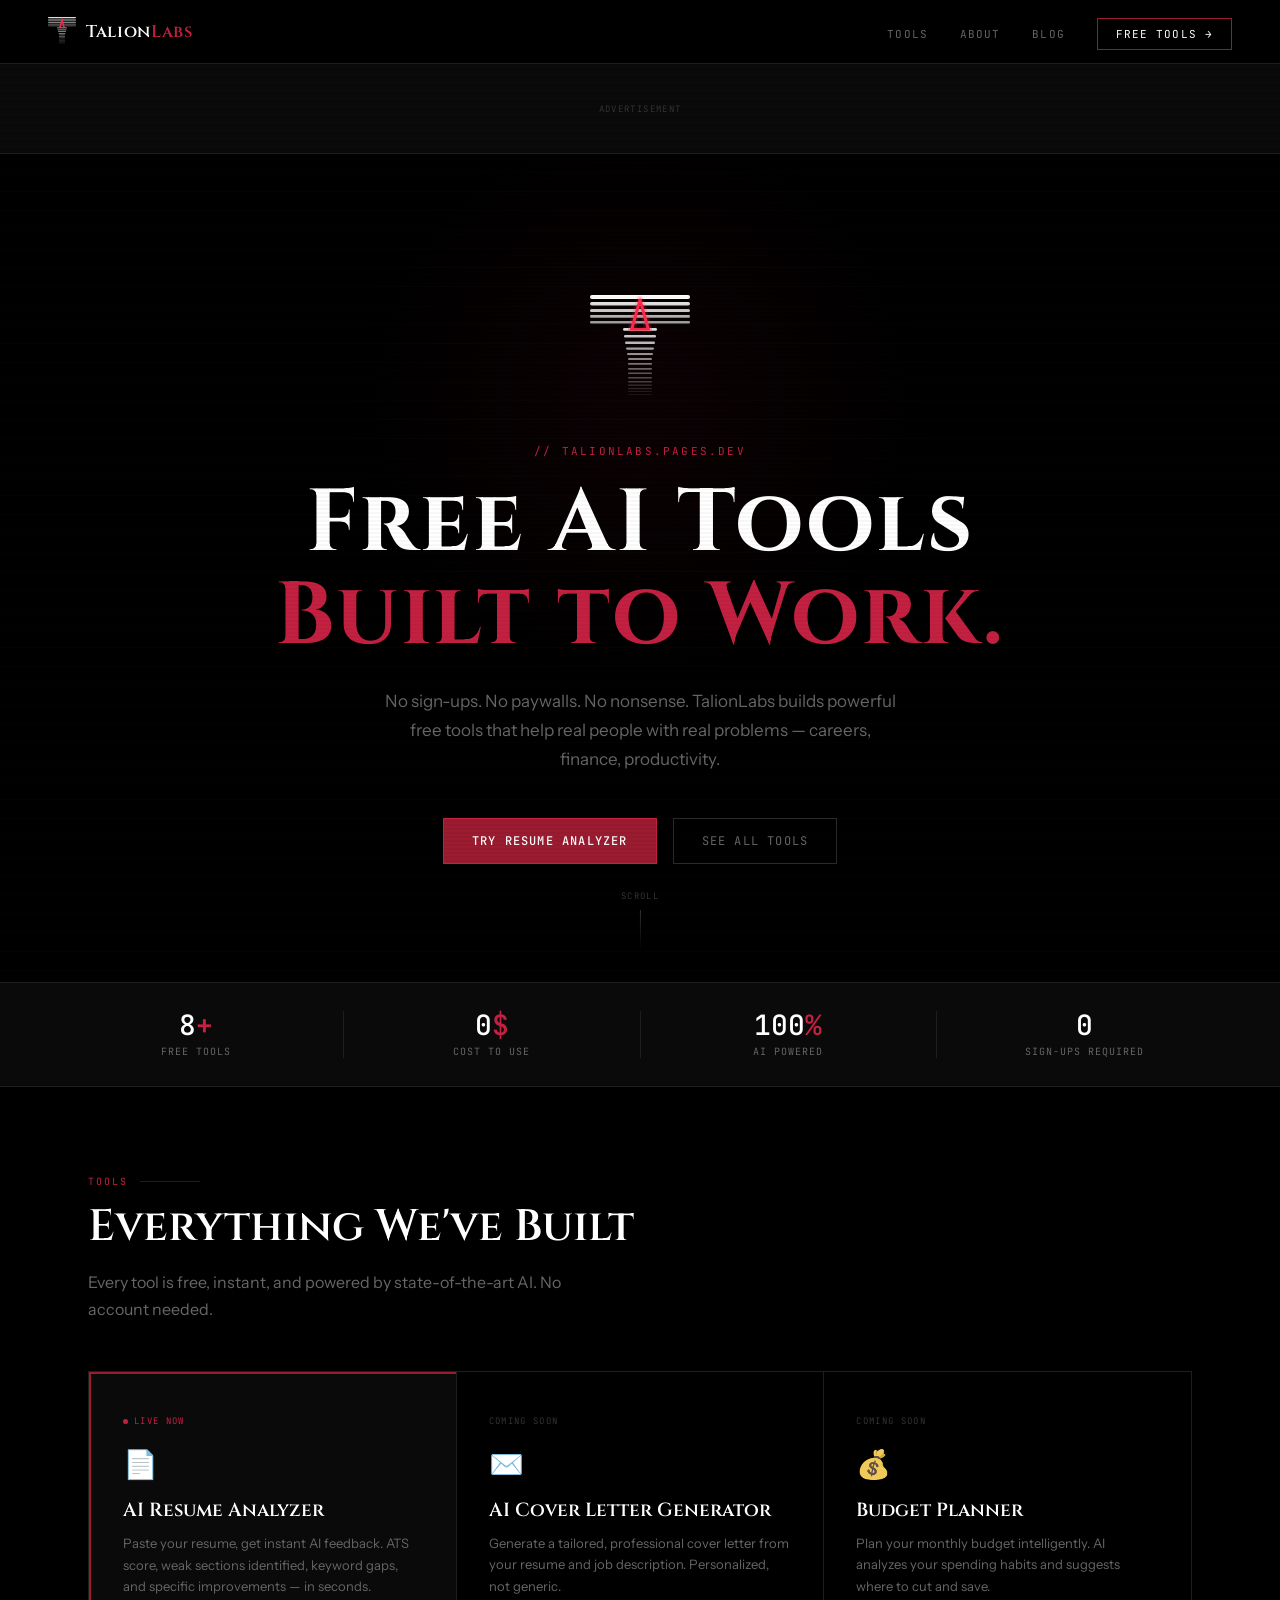
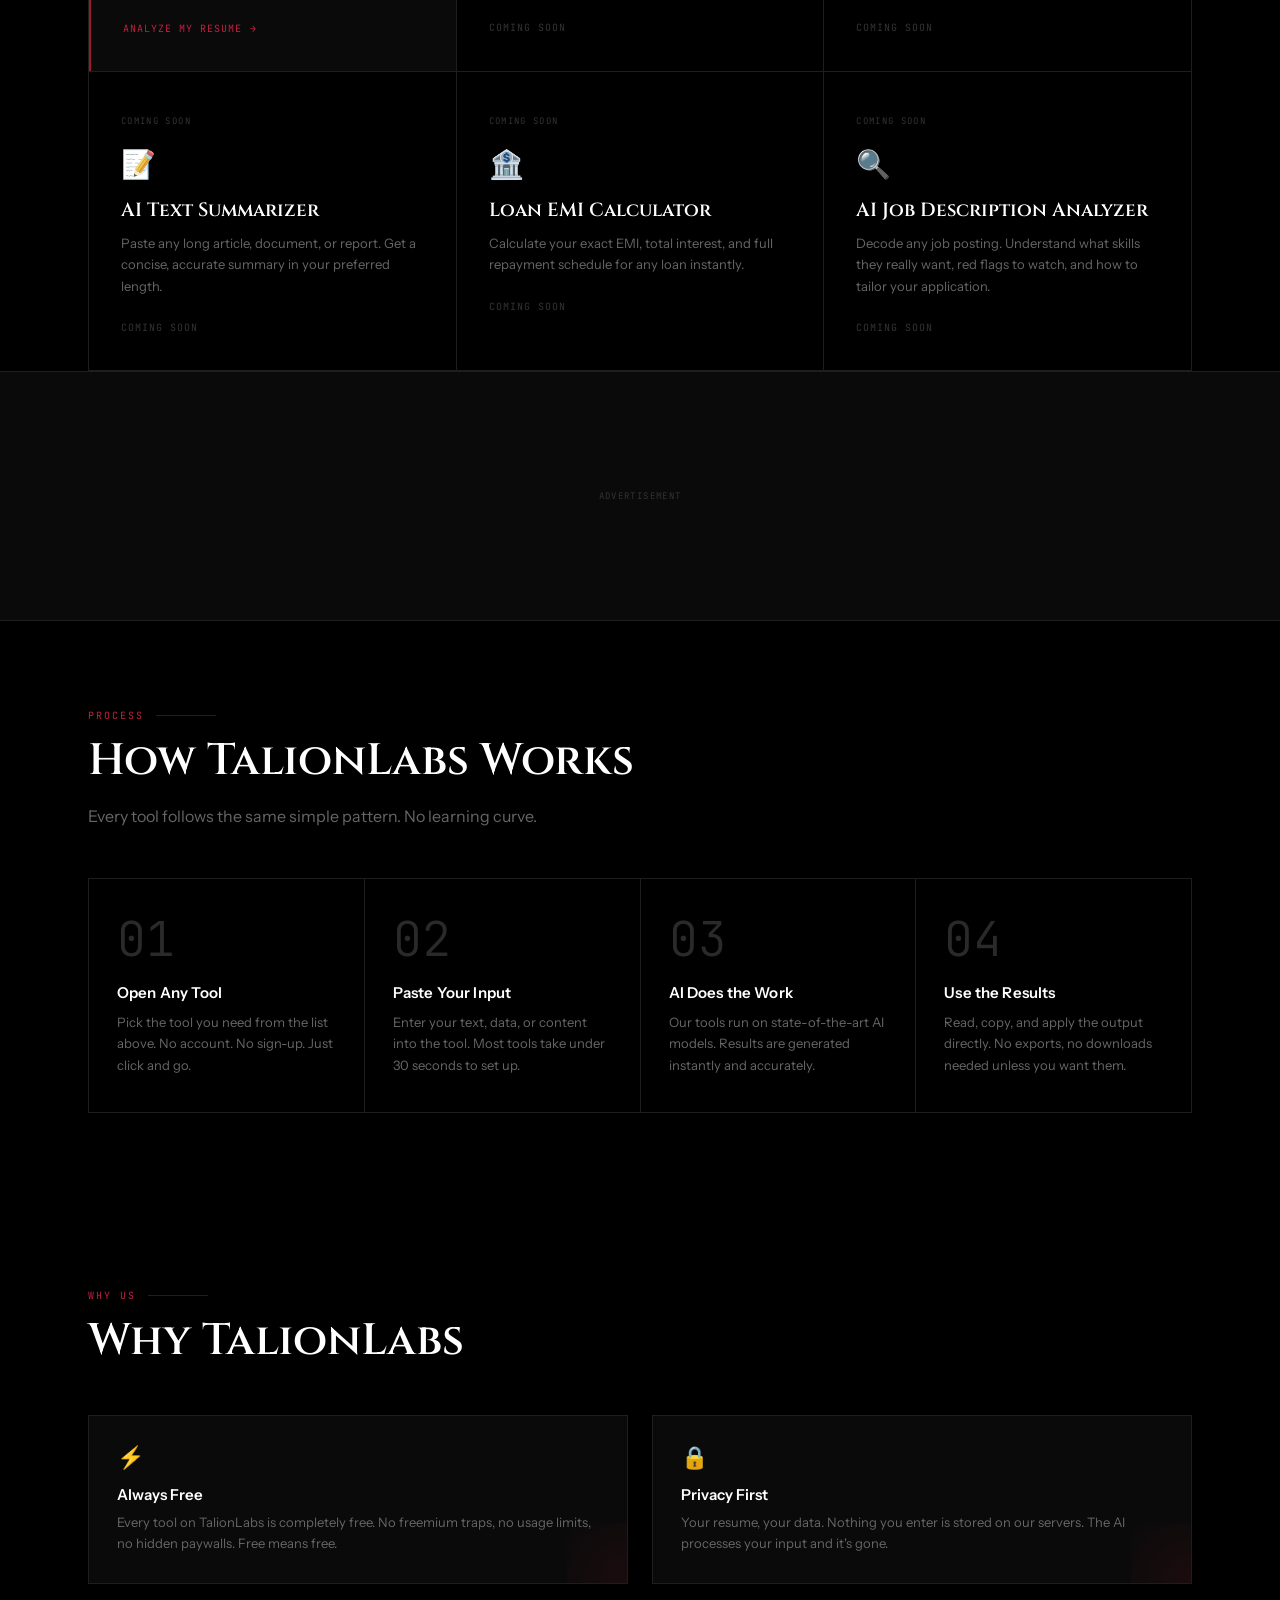
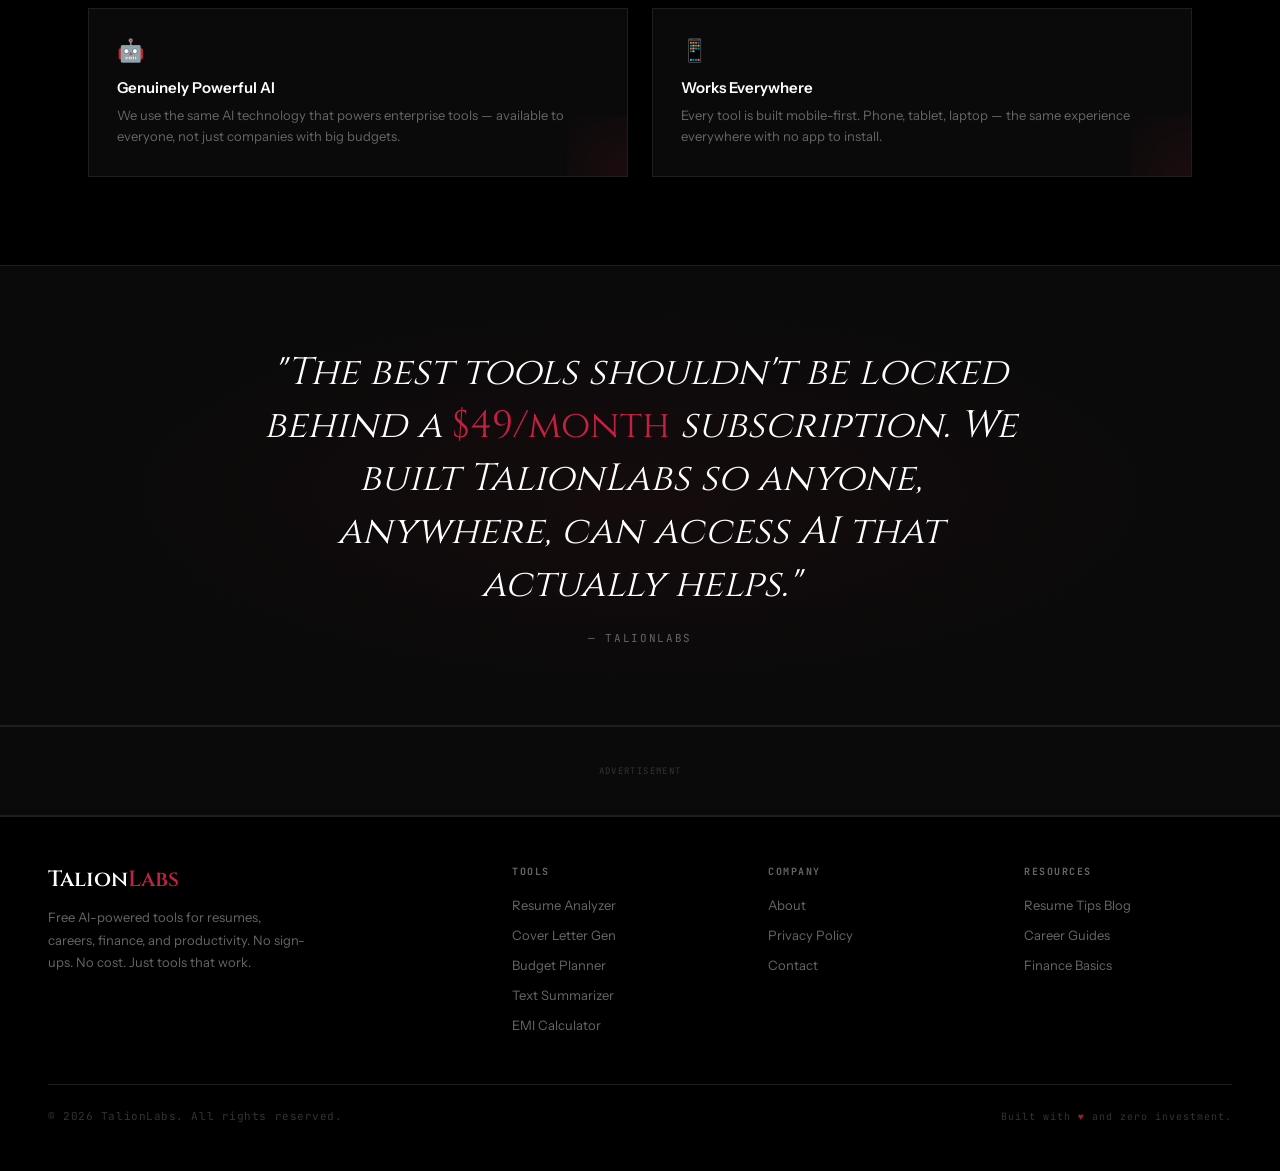
<file: index (3).html>
<!DOCTYPE html>
<html lang="en">
<head>
  <meta charset="UTF-8"/>
  <meta name="viewport" content="width=device-width, initial-scale=1.0"/>
  <title>TalionLabs — Free AI Tools for Everyone</title>
  <meta name="description" content="TalionLabs builds free AI-powered tools for resumes, careers, finance, and productivity. No sign-up. No cost. Just tools that work."/>
  <meta name="keywords" content="free AI tools, resume analyzer, career tools, TalionLabs, AI productivity tools"/>
  <link rel="canonical" href="https://talionlabs.pages.dev/"/>
  <meta property="og:title" content="TalionLabs — Free AI Tools for Everyone"/>
  <meta property="og:description" content="Free AI-powered tools for resumes, careers, and productivity. Built by TalionLabs."/>
  <meta property="og:type" content="website"/>
  <meta property="og:url" content="https://talionlabs.pages.dev/"/>

  <!-- AdSense — paste your publisher ID here after approval -->
  <!-- <script async src="https://pagead2.googlesyndication.com/pagead/js/adsbygoogle.js?client=ca-pub-XXXXXXXXXXXXXXXX" crossorigin="anonymous"></script> -->

  <link rel="preconnect" href="https://fonts.googleapis.com">
  <link href="https://fonts.googleapis.com/css2?family=Cinzel:wght@400;600;700&family=JetBrains+Mono:wght@300;400;500&family=Instrument+Sans:ital,wght@0,400;0,500;0,600;1,400&display=swap" rel="stylesheet">

  <style>
    :root {
      --bg:       #000000;
      --bg2:      #0a0a0a;
      --bg3:      #111111;
      --border:   #1e1e1e;
      --border2:  #2a2a2a;
      --text:     #f0f0f0;
      --muted:    #666666;
      --dim:      #333333;
      --crimson:  #9b1b30;
      --crimson2: #c42042;
      --red-glow: #ff2a4a;
      --white:    #ffffff;
      --mono:     'JetBrains Mono', monospace;
      --serif:    'Cinzel', serif;
      --sans:     'Instrument Sans', sans-serif;
    }

    *, *::before, *::after { box-sizing: border-box; margin: 0; padding: 0; }
    html { scroll-behavior: smooth; }

    body {
      background: var(--bg);
      color: var(--text);
      font-family: var(--sans);
      overflow-x: hidden;
      cursor: default;
    }

    /* ── SCANLINE GRAIN ── */
    body::after {
      content: '';
      position: fixed;
      inset: 0;
      background: repeating-linear-gradient(
        0deg,
        transparent,
        transparent 2px,
        rgba(0,0,0,0.03) 2px,
        rgba(0,0,0,0.03) 4px
      );
      pointer-events: none;
      z-index: 9999;
    }

    /* ── NAV ── */
    nav {
      position: fixed;
      top: 0; left: 0; right: 0;
      z-index: 100;
      display: flex;
      align-items: center;
      justify-content: space-between;
      padding: 0 48px;
      height: 64px;
      border-bottom: 1px solid var(--border);
      background: rgba(0,0,0,0.85);
      backdrop-filter: blur(16px);
    }

    .nav-logo {
      display: flex;
      align-items: center;
      gap: 10px;
      text-decoration: none;
    }

    /* Inline SVG T-logo recreation */
    .nav-t {
      width: 28px;
      height: 32px;
      position: relative;
      flex-shrink: 0;
    }

    .nav-wordmark {
      font-family: var(--serif);
      font-size: 17px;
      font-weight: 600;
      letter-spacing: 0.04em;
      line-height: 1;
    }
    .nav-wordmark .w { color: var(--white); }
    .nav-wordmark .r { color: var(--crimson2); }

    .nav-links {
      display: flex;
      align-items: center;
      gap: 32px;
      list-style: none;
    }
    .nav-links a {
      font-family: var(--mono);
      font-size: 11px;
      color: var(--muted);
      text-decoration: none;
      letter-spacing: 0.1em;
      text-transform: uppercase;
      transition: color 0.2s;
    }
    .nav-links a:hover { color: var(--white); }

    .nav-cta {
      font-family: var(--mono);
      font-size: 11px;
      letter-spacing: 0.1em;
      text-transform: uppercase;
      color: var(--white) !important;
      border: 1px solid var(--crimson);
      padding: 8px 18px;
      transition: background 0.2s, border-color 0.2s !important;
    }
    .nav-cta:hover {
      background: var(--crimson) !important;
      color: var(--white) !important;
    }

    /* ── AD BANNER ── */
    .ad-top {
      margin-top: 64px;
      background: var(--bg2);
      border-bottom: 1px solid var(--border);
      min-height: 90px;
      display: flex;
      align-items: center;
      justify-content: center;
    }
    .ad-label {
      font-family: var(--mono);
      font-size: 9px;
      color: var(--dim);
      letter-spacing: 0.15em;
      text-transform: uppercase;
    }

    /* ── HERO ── */
    .hero {
      min-height: 92vh;
      display: flex;
      flex-direction: column;
      align-items: center;
      justify-content: center;
      padding: 80px 40px 60px;
      position: relative;
      overflow: hidden;
    }

    /* Background radial glow */
    .hero::before {
      content: '';
      position: absolute;
      top: 30%;
      left: 50%;
      transform: translate(-50%, -50%);
      width: 600px;
      height: 600px;
      background: radial-gradient(circle, rgba(155,27,48,0.08) 0%, transparent 70%);
      pointer-events: none;
    }

    /* Horizontal scan lines background */
    .hero-scanlines {
      position: absolute;
      inset: 0;
      background: repeating-linear-gradient(
        180deg,
        transparent 0px,
        transparent 18px,
        rgba(255,255,255,0.012) 18px,
        rgba(255,255,255,0.012) 19px
      );
      pointer-events: none;
    }

    .hero-content {
      position: relative;
      z-index: 2;
      text-align: center;
      max-width: 900px;
      animation: fadeUp 0.8s ease both;
    }

    /* Big T logo */
    .big-logo {
      width: 100px;
      height: 116px;
      margin: 0 auto 36px;
      position: relative;
    }

    /* SVG T built from horizontal lines */
    .t-svg {
      width: 100%;
      height: 100%;
    }

    .hero-eyebrow {
      font-family: var(--mono);
      font-size: 11px;
      color: var(--crimson2);
      letter-spacing: 0.2em;
      text-transform: uppercase;
      margin-bottom: 20px;
      opacity: 0;
      animation: fadeUp 0.6s ease 0.2s both;
    }

    h1 {
      font-family: var(--serif);
      font-size: clamp(42px, 7vw, 88px);
      font-weight: 700;
      line-height: 1.05;
      letter-spacing: 0.03em;
      margin-bottom: 24px;
      opacity: 0;
      animation: fadeUp 0.7s ease 0.3s both;
    }
    h1 .w { color: var(--white); }
    h1 .r { color: var(--crimson2); }

    .hero-sub {
      font-size: 17px;
      color: var(--muted);
      max-width: 520px;
      margin: 0 auto 44px;
      line-height: 1.7;
      font-weight: 400;
      opacity: 0;
      animation: fadeUp 0.7s ease 0.4s both;
    }

    .hero-actions {
      display: flex;
      gap: 16px;
      justify-content: center;
      flex-wrap: wrap;
      opacity: 0;
      animation: fadeUp 0.7s ease 0.5s both;
    }

    .btn-primary {
      display: inline-flex;
      align-items: center;
      gap: 10px;
      background: var(--crimson);
      color: var(--white);
      text-decoration: none;
      font-family: var(--mono);
      font-size: 12px;
      font-weight: 500;
      letter-spacing: 0.1em;
      text-transform: uppercase;
      padding: 14px 28px;
      border: 1px solid var(--crimson2);
      transition: background 0.2s, box-shadow 0.2s;
    }
    .btn-primary:hover {
      background: var(--crimson2);
      box-shadow: 0 0 24px rgba(196,32,66,0.4);
    }

    .btn-secondary {
      display: inline-flex;
      align-items: center;
      gap: 10px;
      background: transparent;
      color: var(--muted);
      text-decoration: none;
      font-family: var(--mono);
      font-size: 12px;
      letter-spacing: 0.1em;
      text-transform: uppercase;
      padding: 14px 28px;
      border: 1px solid var(--border2);
      transition: color 0.2s, border-color 0.2s;
    }
    .btn-secondary:hover {
      color: var(--white);
      border-color: var(--muted);
    }

    /* Scroll indicator */
    .scroll-hint {
      position: absolute;
      bottom: 32px;
      left: 50%;
      transform: translateX(-50%);
      display: flex;
      flex-direction: column;
      align-items: center;
      gap: 8px;
      opacity: 0;
      animation: fadeIn 1s ease 1.2s both;
    }
    .scroll-hint span {
      font-family: var(--mono);
      font-size: 9px;
      color: var(--dim);
      letter-spacing: 0.15em;
      text-transform: uppercase;
    }
    .scroll-line {
      width: 1px;
      height: 40px;
      background: linear-gradient(to bottom, var(--dim), transparent);
      animation: scrollPulse 2s ease infinite;
    }

    /* ── STATS BAR ── */
    .stats-bar {
      background: var(--bg2);
      border-top: 1px solid var(--border);
      border-bottom: 1px solid var(--border);
      padding: 28px 48px;
      display: flex;
      align-items: center;
      justify-content: center;
      gap: 0;
      overflow: hidden;
    }

    .stat-item {
      flex: 1;
      text-align: center;
      padding: 0 32px;
      border-right: 1px solid var(--border);
    }
    .stat-item:last-child { border-right: none; }

    .stat-num {
      font-family: var(--mono);
      font-size: 28px;
      font-weight: 500;
      color: var(--white);
      line-height: 1;
      margin-bottom: 6px;
    }
    .stat-num span { color: var(--crimson2); }

    .stat-label {
      font-family: var(--mono);
      font-size: 10px;
      color: var(--muted);
      letter-spacing: 0.1em;
      text-transform: uppercase;
    }

    /* ── SECTION SHARED ── */
    section {
      padding: 88px 48px;
      max-width: 1200px;
      margin: 0 auto;
    }

    .section-label {
      font-family: var(--mono);
      font-size: 10px;
      color: var(--crimson2);
      letter-spacing: 0.2em;
      text-transform: uppercase;
      margin-bottom: 14px;
      display: flex;
      align-items: center;
      gap: 12px;
    }
    .section-label::after {
      content: '';
      flex: 1;
      height: 1px;
      background: var(--border);
      max-width: 60px;
    }

    .section-title {
      font-family: var(--serif);
      font-size: clamp(28px, 4vw, 44px);
      font-weight: 600;
      color: var(--white);
      line-height: 1.15;
      margin-bottom: 16px;
    }

    .section-sub {
      font-size: 16px;
      color: var(--muted);
      max-width: 480px;
      line-height: 1.7;
    }

    /* ── TOOLS GRID ── */
    .tools-section { padding-bottom: 0; }

    .tools-header {
      display: flex;
      align-items: flex-end;
      justify-content: space-between;
      margin-bottom: 48px;
      flex-wrap: wrap;
      gap: 24px;
    }

    .tools-grid {
      display: grid;
      grid-template-columns: repeat(3, 1fr);
      gap: 1px;
      background: var(--border);
      border: 1px solid var(--border);
    }

    .tool-card {
      background: var(--bg);
      padding: 36px 32px;
      text-decoration: none;
      color: inherit;
      position: relative;
      overflow: hidden;
      transition: background 0.3s;
      display: block;
    }
    .tool-card::before {
      content: '';
      position: absolute;
      top: 0; left: 0; right: 0;
      height: 2px;
      background: var(--crimson);
      transform: scaleX(0);
      transform-origin: left;
      transition: transform 0.3s ease;
    }
    .tool-card:hover { background: var(--bg2); }
    .tool-card:hover::before { transform: scaleX(1); }

    .tool-card.featured {
      background: var(--bg2);
      border-left: 2px solid var(--crimson);
    }
    .tool-card.featured::before { transform: scaleX(1); }

    .tool-badge {
      font-family: var(--mono);
      font-size: 9px;
      color: var(--crimson2);
      letter-spacing: 0.15em;
      text-transform: uppercase;
      margin-bottom: 20px;
      display: inline-flex;
      align-items: center;
      gap: 6px;
    }
    .tool-badge .dot {
      width: 5px;
      height: 5px;
      border-radius: 50%;
      background: var(--crimson2);
      animation: blink 2s ease infinite;
    }
    .tool-badge.soon { color: var(--dim); }
    .tool-badge.soon .dot { background: var(--dim); animation: none; }

    .tool-icon {
      font-size: 28px;
      margin-bottom: 16px;
      display: block;
      filter: grayscale(0.3);
    }

    .tool-name {
      font-family: var(--serif);
      font-size: 19px;
      color: var(--white);
      margin-bottom: 10px;
      font-weight: 600;
    }

    .tool-desc {
      font-size: 13px;
      color: var(--muted);
      line-height: 1.65;
      margin-bottom: 24px;
    }

    .tool-link {
      font-family: var(--mono);
      font-size: 10px;
      color: var(--crimson2);
      letter-spacing: 0.1em;
      text-transform: uppercase;
      display: flex;
      align-items: center;
      gap: 8px;
    }
    .tool-link::after {
      content: '→';
      transition: transform 0.2s;
    }
    .tool-card:hover .tool-link::after { transform: translateX(4px); }

    .tool-link.disabled { color: var(--dim); pointer-events: none; }
    .tool-link.disabled::after { display: none; }

    /* ── MID AD ── */
    .ad-mid {
      background: var(--bg2);
      border-top: 1px solid var(--border);
      border-bottom: 1px solid var(--border);
      min-height: 250px;
      display: flex;
      align-items: center;
      justify-content: center;
    }

    /* ── HOW IT WORKS ── */
    .how-grid {
      display: grid;
      grid-template-columns: repeat(4, 1fr);
      gap: 1px;
      background: var(--border);
      border: 1px solid var(--border);
      margin-top: 48px;
    }

    .how-step {
      background: var(--bg);
      padding: 36px 28px;
      position: relative;
    }

    .step-num {
      font-family: var(--mono);
      font-size: 48px;
      font-weight: 300;
      color: var(--border2);
      line-height: 1;
      margin-bottom: 20px;
      position: relative;
    }

    .step-title {
      font-family: var(--sans);
      font-size: 15px;
      font-weight: 600;
      color: var(--white);
      margin-bottom: 10px;
      letter-spacing: 0.01em;
    }

    .step-desc {
      font-size: 13px;
      color: var(--muted);
      line-height: 1.65;
    }

    /* ── WHY TALIONLABS ── */
    .why-grid {
      display: grid;
      grid-template-columns: repeat(2, 1fr);
      gap: 24px;
      margin-top: 48px;
    }

    .why-item {
      background: var(--bg2);
      border: 1px solid var(--border);
      padding: 28px;
      position: relative;
      overflow: hidden;
    }
    .why-item::after {
      content: '';
      position: absolute;
      bottom: 0; right: 0;
      width: 60px;
      height: 60px;
      background: radial-gradient(circle at bottom right, rgba(155,27,48,0.12), transparent);
    }

    .why-icon {
      font-size: 22px;
      margin-bottom: 14px;
      display: block;
    }

    .why-title {
      font-family: var(--sans);
      font-size: 15px;
      font-weight: 600;
      color: var(--white);
      margin-bottom: 8px;
    }

    .why-text {
      font-size: 13px;
      color: var(--muted);
      line-height: 1.65;
    }

    /* ── MANIFEST ── */
    .manifest {
      background: var(--bg2);
      border-top: 1px solid var(--border);
      border-bottom: 1px solid var(--border);
      padding: 80px 48px;
      text-align: center;
      position: relative;
      overflow: hidden;
    }
    .manifest::before {
      content: '';
      position: absolute;
      inset: 0;
      background: radial-gradient(ellipse at center, rgba(155,27,48,0.07) 0%, transparent 65%);
      pointer-events: none;
    }

    .manifest-quote {
      font-family: var(--serif);
      font-size: clamp(22px, 3.5vw, 38px);
      font-weight: 400;
      color: var(--white);
      line-height: 1.4;
      max-width: 780px;
      margin: 0 auto 20px;
      position: relative;
      z-index: 1;
      font-style: italic;
    }
    .manifest-quote .highlight { color: var(--crimson2); font-style: normal; }

    .manifest-attr {
      font-family: var(--mono);
      font-size: 11px;
      color: var(--muted);
      letter-spacing: 0.15em;
      text-transform: uppercase;
      position: relative;
      z-index: 1;
    }

    /* ── FOOTER ── */
    footer {
      background: var(--bg);
      border-top: 1px solid var(--border);
      padding: 48px;
    }

    .footer-inner {
      max-width: 1200px;
      margin: 0 auto;
      display: grid;
      grid-template-columns: 2fr 1fr 1fr 1fr;
      gap: 48px;
    }

    .footer-brand .logo-text {
      font-family: var(--serif);
      font-size: 22px;
      font-weight: 600;
      margin-bottom: 12px;
      display: block;
    }
    .footer-brand .logo-text .w { color: var(--white); }
    .footer-brand .logo-text .r { color: var(--crimson2); }

    .footer-desc {
      font-size: 13px;
      color: var(--muted);
      line-height: 1.7;
      max-width: 260px;
    }

    .footer-col h4 {
      font-family: var(--mono);
      font-size: 10px;
      color: var(--muted);
      letter-spacing: 0.15em;
      text-transform: uppercase;
      margin-bottom: 16px;
    }

    .footer-col ul { list-style: none; }
    .footer-col ul li { margin-bottom: 10px; }
    .footer-col ul a {
      font-size: 13px;
      color: var(--muted);
      text-decoration: none;
      transition: color 0.2s;
    }
    .footer-col ul a:hover { color: var(--white); }

    .footer-bottom {
      max-width: 1200px;
      margin: 40px auto 0;
      padding-top: 24px;
      border-top: 1px solid var(--border);
      display: flex;
      align-items: center;
      justify-content: space-between;
      flex-wrap: wrap;
      gap: 12px;
    }

    .footer-copy {
      font-family: var(--mono);
      font-size: 11px;
      color: var(--dim);
      letter-spacing: 0.05em;
    }

    .footer-tagline {
      font-family: var(--mono);
      font-size: 10px;
      color: var(--dim);
      letter-spacing: 0.1em;
    }
    .footer-tagline span { color: var(--crimson); }

    /* ── ANIMATIONS ── */
    @keyframes fadeUp {
      from { opacity: 0; transform: translateY(20px); }
      to   { opacity: 1; transform: translateY(0); }
    }
    @keyframes fadeIn {
      from { opacity: 0; }
      to   { opacity: 1; }
    }
    @keyframes scrollPulse {
      0%, 100% { opacity: 0.3; }
      50%       { opacity: 1; }
    }
    @keyframes blink {
      0%, 100% { opacity: 1; }
      50%       { opacity: 0.3; }
    }
    @keyframes glowPulse {
      0%, 100% { filter: drop-shadow(0 0 4px rgba(255,42,74,0.6)); }
      50%       { filter: drop-shadow(0 0 12px rgba(255,42,74,1)); }
    }

    /* ── RESPONSIVE ── */
    @media (max-width: 900px) {
      nav { padding: 0 24px; }
      .nav-links { display: none; }
      .tools-grid { grid-template-columns: 1fr 1fr; }
      .how-grid { grid-template-columns: 1fr 1fr; }
      .why-grid { grid-template-columns: 1fr; }
      .footer-inner { grid-template-columns: 1fr 1fr; }
      section { padding: 56px 24px; }
      .stats-bar { flex-wrap: wrap; gap: 1px; background: var(--border); }
      .stat-item { min-width: 50%; border-right: none; border-bottom: 1px solid var(--border); }
    }

    @media (max-width: 600px) {
      .tools-grid { grid-template-columns: 1fr; }
      .how-grid { grid-template-columns: 1fr; }
      .footer-inner { grid-template-columns: 1fr; }
      h1 { font-size: 36px; }
    }
  </style>
</head>
<body>

  <!-- NAV -->
  <nav>
    <a href="/" class="nav-logo">
      <!-- Inline T logo (simplified scanline version) -->
      <svg class="nav-t" width="28" height="32" viewBox="0 0 28 32" fill="none" xmlns="http://www.w3.org/2000/svg">
        <!-- Horizontal scanlines forming T shape -->
        <g opacity="0.9">
          <!-- Top bar lines -->
          <rect x="0" y="1" width="28" height="1.2" rx="0.6" fill="white"/>
          <rect x="0" y="3.5" width="28" height="1" rx="0.5" fill="white" opacity="0.85"/>
          <rect x="0" y="5.8" width="28" height="0.9" rx="0.45" fill="white" opacity="0.75"/>
          <rect x="0" y="7.8" width="28" height="0.8" rx="0.4" fill="white" opacity="0.65"/>
          <rect x="0" y="9.6" width="28" height="0.7" rx="0.35" fill="white" opacity="0.55"/>
          <!-- Stem lines -->
          <rect x="9" y="11.5" width="10" height="0.8" rx="0.4" fill="white" opacity="0.9"/>
          <rect x="9.5" y="13.5" width="9" height="0.75" rx="0.375" fill="white" opacity="0.82"/>
          <rect x="10" y="15.3" width="8" height="0.7" rx="0.35" fill="white" opacity="0.74"/>
          <rect x="10.5" y="17" width="7" height="0.65" rx="0.325" fill="white" opacity="0.66"/>
          <rect x="11" y="18.6" width="6" height="0.6" rx="0.3" fill="white" opacity="0.58"/>
          <rect x="11" y="20.1" width="6" height="0.55" rx="0.275" fill="white" opacity="0.50"/>
          <rect x="11" y="21.5" width="6" height="0.5" rx="0.25" fill="white" opacity="0.44"/>
          <rect x="11" y="22.8" width="6" height="0.5" rx="0.25" fill="white" opacity="0.38"/>
          <rect x="11" y="24" width="6" height="0.45" rx="0.225" fill="white" opacity="0.32"/>
          <rect x="11" y="25.1" width="6" height="0.4" rx="0.2" fill="white" opacity="0.26"/>
          <rect x="11" y="26.1" width="6" height="0.4" rx="0.2" fill="white" opacity="0.20"/>
          <rect x="11" y="27" width="6" height="0.35" rx="0.175" fill="white" opacity="0.15"/>
          <rect x="11" y="27.8" width="6" height="0.3" rx="0.15" fill="white" opacity="0.10"/>
        </g>
        <!-- Red neon arch -->
        <path d="M12 11 L14 4 L16 11" stroke="#ff2a4a" stroke-width="1.4" fill="none" stroke-linecap="round" style="animation: glowPulse 3s ease infinite;"/>
        <rect x="11.5" y="11" width="5" height="0.8" rx="0.4" fill="#ff2a4a" opacity="0.9"/>
      </svg>
      <div class="nav-wordmark">
        <span class="w">Talion</span><span class="r">Labs</span>
      </div>
    </a>

    <ul class="nav-links">
      <li><a href="#tools">Tools</a></li>
      <li><a href="#about">About</a></li>
      <li><a href="about.html">Blog</a></li>
      <li><a href="about.html" class="nav-cta">Free Tools →</a></li>
    </ul>
  </nav>

  <!-- TOP AD BANNER -->
  <div class="ad-top">
    <!-- AdSense Leaderboard 728x90 -->
    <!-- <ins class="adsbygoogle" style="display:inline-block;width:728px;height:90px" data-ad-client="ca-pub-XXXXXXXXXXXXXXXX" data-ad-slot="XXXXXXXXXX"></ins> -->
    <span class="ad-label">Advertisement</span>
  </div>

  <!-- HERO -->
  <div class="hero">
    <div class="hero-scanlines"></div>

    <div class="hero-content">

      <!-- Big Logo -->
      <div class="big-logo">
        <svg class="t-svg" viewBox="0 0 100 116" fill="none" xmlns="http://www.w3.org/2000/svg">
          <g>
            <!-- Top bar scanlines -->
            <rect x="0" y="3" width="100" height="4" rx="2" fill="white"/>
            <rect x="0" y="10" width="100" height="3.5" rx="1.75" fill="white" opacity="0.88"/>
            <rect x="0" y="17" width="100" height="3" rx="1.5" fill="white" opacity="0.78"/>
            <rect x="0" y="23" width="100" height="2.8" rx="1.4" fill="white" opacity="0.70"/>
            <rect x="0" y="29" width="100" height="2.5" rx="1.25" fill="white" opacity="0.62"/>
            <!-- Stem scanlines -->
            <rect x="33" y="36" width="34" height="2.8" rx="1.4" fill="white" opacity="0.88"/>
            <rect x="34" y="43" width="32" height="2.6" rx="1.3" fill="white" opacity="0.80"/>
            <rect x="35" y="49.5" width="30" height="2.4" rx="1.2" fill="white" opacity="0.72"/>
            <rect x="36" y="55.5" width="28" height="2.2" rx="1.1" fill="white" opacity="0.65"/>
            <rect x="37" y="61" width="26" height="2" rx="1" fill="white" opacity="0.58"/>
            <rect x="38" y="66" width="24" height="1.9" rx="0.95" fill="white" opacity="0.52"/>
            <rect x="38" y="71" width="24" height="1.8" rx="0.9" fill="white" opacity="0.46"/>
            <rect x="38" y="76" width="24" height="1.7" rx="0.85" fill="white" opacity="0.40"/>
            <rect x="38" y="80.5" width="24" height="1.6" rx="0.8" fill="white" opacity="0.35"/>
            <rect x="38" y="85" width="24" height="1.5" rx="0.75" fill="white" opacity="0.30"/>
            <rect x="38" y="89" width="24" height="1.4" rx="0.7" fill="white" opacity="0.25"/>
            <rect x="38" y="92.5" width="24" height="1.3" rx="0.65" fill="white" opacity="0.20"/>
            <rect x="38" y="96" width="24" height="1.2" rx="0.6" fill="white" opacity="0.15"/>
            <rect x="38" y="99" width="24" height="1.1" rx="0.55" fill="white" opacity="0.10"/>
            <rect x="38" y="102" width="24" height="1" rx="0.5" fill="white" opacity="0.07"/>
            <!-- Red neon arch -->
            <path d="M42 36 L50 8 L58 36" stroke="#ff2a4a" stroke-width="3" fill="none" stroke-linecap="round" stroke-linejoin="round"/>
            <rect x="40" y="36" width="20" height="2.5" rx="1.25" fill="#ff2a4a"/>
            <!-- Glow effect -->
            <path d="M42 36 L50 8 L58 36" stroke="#ff2a4a" stroke-width="8" fill="none" stroke-linecap="round" stroke-linejoin="round" opacity="0.2"/>
            <rect x="38" y="35" width="24" height="5" rx="2.5" fill="#ff2a4a" opacity="0.15"/>
          </g>
        </svg>
      </div>

      <p class="hero-eyebrow">// talionlabs.pages.dev</p>

      <h1>
        <span class="w">Free AI Tools</span><br/>
        <span class="r">Built to Work.</span>
      </h1>

      <p class="hero-sub">
        No sign-ups. No paywalls. No nonsense.
        TalionLabs builds powerful free tools that help real people with real problems — careers, finance, productivity.
      </p>

      <div class="hero-actions">
        <a href="https://talionlabs-resume.pages.dev" class="btn-primary">
          Try Resume Analyzer
        </a>
        <a href="#tools" class="btn-secondary">
          See All Tools
        </a>
      </div>
    </div>

    <div class="scroll-hint">
      <span>Scroll</span>
      <div class="scroll-line"></div>
    </div>
  </div>

  <!-- STATS BAR -->
  <div class="stats-bar">
    <div class="stat-item">
      <div class="stat-num">8<span>+</span></div>
      <div class="stat-label">Free Tools</div>
    </div>
    <div class="stat-item">
      <div class="stat-num">0<span>$</span></div>
      <div class="stat-label">Cost to Use</div>
    </div>
    <div class="stat-item">
      <div class="stat-num">100<span>%</span></div>
      <div class="stat-label">AI Powered</div>
    </div>
    <div class="stat-item">
      <div class="stat-num">0</div>
      <div class="stat-label">Sign-ups Required</div>
    </div>
  </div>

  <!-- TOOLS SECTION -->
  <section id="tools" class="tools-section">
    <div class="tools-header">
      <div>
        <div class="section-label">Tools</div>
        <h2 class="section-title">Everything We've Built</h2>
        <p class="section-sub">Every tool is free, instant, and powered by state-of-the-art AI. No account needed.</p>
      </div>
    </div>

    <div class="tools-grid">

      <!-- LIVE TOOL -->
      <a href="https://talionlabs-resume.pages.dev" class="tool-card featured">
        <div class="tool-badge"><span class="dot"></span> Live Now</div>
        <span class="tool-icon">📄</span>
        <div class="tool-name">AI Resume Analyzer</div>
        <p class="tool-desc">Paste your resume, get instant AI feedback. ATS score, weak sections identified, keyword gaps, and specific improvements — in seconds.</p>
        <div class="tool-link">Analyze My Resume</div>
      </a>

      <!-- COMING SOON -->
      <a href="#" class="tool-card">
        <div class="tool-badge soon">Coming Soon</div>
        <span class="tool-icon">✉️</span>
        <div class="tool-name">AI Cover Letter Generator</div>
        <p class="tool-desc">Generate a tailored, professional cover letter from your resume and job description. Personalized, not generic.</p>
        <div class="tool-link disabled">Coming Soon</div>
      </a>

      <a href="#" class="tool-card">
        <div class="tool-badge soon">Coming Soon</div>
        <span class="tool-icon">💰</span>
        <div class="tool-name">Budget Planner</div>
        <p class="tool-desc">Plan your monthly budget intelligently. AI analyzes your spending habits and suggests where to cut and save.</p>
        <div class="tool-link disabled">Coming Soon</div>
      </a>

      <a href="#" class="tool-card">
        <div class="tool-badge soon">Coming Soon</div>
        <span class="tool-icon">📝</span>
        <div class="tool-name">AI Text Summarizer</div>
        <p class="tool-desc">Paste any long article, document, or report. Get a concise, accurate summary in your preferred length.</p>
        <div class="tool-link disabled">Coming Soon</div>
      </a>

      <a href="#" class="tool-card">
        <div class="tool-badge soon">Coming Soon</div>
        <span class="tool-icon">🏦</span>
        <div class="tool-name">Loan EMI Calculator</div>
        <p class="tool-desc">Calculate your exact EMI, total interest, and full repayment schedule for any loan instantly.</p>
        <div class="tool-link disabled">Coming Soon</div>
      </a>

      <a href="#" class="tool-card">
        <div class="tool-badge soon">Coming Soon</div>
        <span class="tool-icon">🔍</span>
        <div class="tool-name">AI Job Description Analyzer</div>
        <p class="tool-desc">Decode any job posting. Understand what skills they really want, red flags to watch, and how to tailor your application.</p>
        <div class="tool-link disabled">Coming Soon</div>
      </a>

    </div>
  </section>

  <!-- MID AD -->
  <div class="ad-mid">
    <!-- AdSense Rectangle 336x280 or Responsive -->
    <!-- <ins class="adsbygoogle" style="display:block" data-ad-client="ca-pub-XXXXXXXXXXXXXXXX" data-ad-slot="XXXXXXXXXX" data-ad-format="auto" data-full-width-responsive="true"></ins> -->
    <span class="ad-label">Advertisement</span>
  </div>

  <!-- HOW IT WORKS -->
  <section id="about">
    <div class="section-label">Process</div>
    <h2 class="section-title">How TalionLabs Works</h2>
    <p class="section-sub">Every tool follows the same simple pattern. No learning curve.</p>

    <div class="how-grid">
      <div class="how-step">
        <div class="step-num">01</div>
        <div class="step-title">Open Any Tool</div>
        <p class="step-desc">Pick the tool you need from the list above. No account. No sign-up. Just click and go.</p>
      </div>
      <div class="how-step">
        <div class="step-num">02</div>
        <div class="step-title">Paste Your Input</div>
        <p class="step-desc">Enter your text, data, or content into the tool. Most tools take under 30 seconds to set up.</p>
      </div>
      <div class="how-step">
        <div class="step-num">03</div>
        <div class="step-title">AI Does the Work</div>
        <p class="step-desc">Our tools run on state-of-the-art AI models. Results are generated instantly and accurately.</p>
      </div>
      <div class="how-step">
        <div class="step-num">04</div>
        <div class="step-title">Use the Results</div>
        <p class="step-desc">Read, copy, and apply the output directly. No exports, no downloads needed unless you want them.</p>
      </div>
    </div>
  </section>

  <!-- WHY TALIONLABS -->
  <section>
    <div class="section-label">Why Us</div>
    <h2 class="section-title">Why TalionLabs</h2>

    <div class="why-grid">
      <div class="why-item">
        <span class="why-icon">⚡</span>
        <div class="why-title">Always Free</div>
        <p class="why-text">Every tool on TalionLabs is completely free. No freemium traps, no usage limits, no hidden paywalls. Free means free.</p>
      </div>
      <div class="why-item">
        <span class="why-icon">🔒</span>
        <div class="why-title">Privacy First</div>
        <p class="why-text">Your resume, your data. Nothing you enter is stored on our servers. The AI processes your input and it's gone.</p>
      </div>
      <div class="why-item">
        <span class="why-icon">🤖</span>
        <div class="why-title">Genuinely Powerful AI</div>
        <p class="why-text">We use the same AI technology that powers enterprise tools — available to everyone, not just companies with big budgets.</p>
      </div>
      <div class="why-item">
        <span class="why-icon">📱</span>
        <div class="why-title">Works Everywhere</div>
        <p class="why-text">Every tool is built mobile-first. Phone, tablet, laptop — the same experience everywhere with no app to install.</p>
      </div>
    </div>
  </section>

  <!-- MANIFEST -->
  <div class="manifest">
    <p class="manifest-quote">
      "The best tools shouldn't be locked behind a <span class="highlight">$49/month</span> subscription. We built TalionLabs so anyone, anywhere, can access AI that actually helps."
    </p>
    <p class="manifest-attr">— TalionLabs</p>
  </div>

  <!-- FOOTER AD -->
  <div class="ad-mid" style="min-height:90px;">
    <!-- AdSense Leaderboard or Responsive -->
    <!-- <ins class="adsbygoogle" style="display:inline-block;width:728px;height:90px" data-ad-client="ca-pub-XXXXXXXXXXXXXXXX" data-ad-slot="XXXXXXXXXX"></ins> -->
    <span class="ad-label">Advertisement</span>
  </div>

  <!-- FOOTER -->
  <footer>
    <div class="footer-inner">

      <div class="footer-brand">
        <span class="logo-text"><span class="w">Talion</span><span class="r">Labs</span></span>
        <p class="footer-desc">Free AI-powered tools for resumes, careers, finance, and productivity. No sign-ups. No cost. Just tools that work.</p>
      </div>

      <div class="footer-col">
        <h4>Tools</h4>
        <ul>
          <li><a href="https://talionlabs-resume.pages.dev">Resume Analyzer</a></li>
          <li><a href="#">Cover Letter Gen</a></li>
          <li><a href="#">Budget Planner</a></li>
          <li><a href="#">Text Summarizer</a></li>
          <li><a href="#">EMI Calculator</a></li>
        </ul>
      </div>

      <div class="footer-col">
        <h4>Company</h4>
        <ul>
          <li><a href="about.html">About</a></li>
          <li><a href="privacy.html">Privacy Policy</a></li>
          <li><a href="about.html#contact">Contact</a></li>
        </ul>
      </div>

      <div class="footer-col">
        <h4>Resources</h4>
        <ul>
          <li><a href="#">Resume Tips Blog</a></li>
          <li><a href="#">Career Guides</a></li>
          <li><a href="#">Finance Basics</a></li>
        </ul>
      </div>

    </div>

    <div class="footer-bottom">
      <p class="footer-copy">© 2026 TalionLabs. All rights reserved.</p>
      <p class="footer-tagline">Built with <span>♥</span> and zero investment.</p>
    </div>
  </footer>

</body>
</html>
</file>
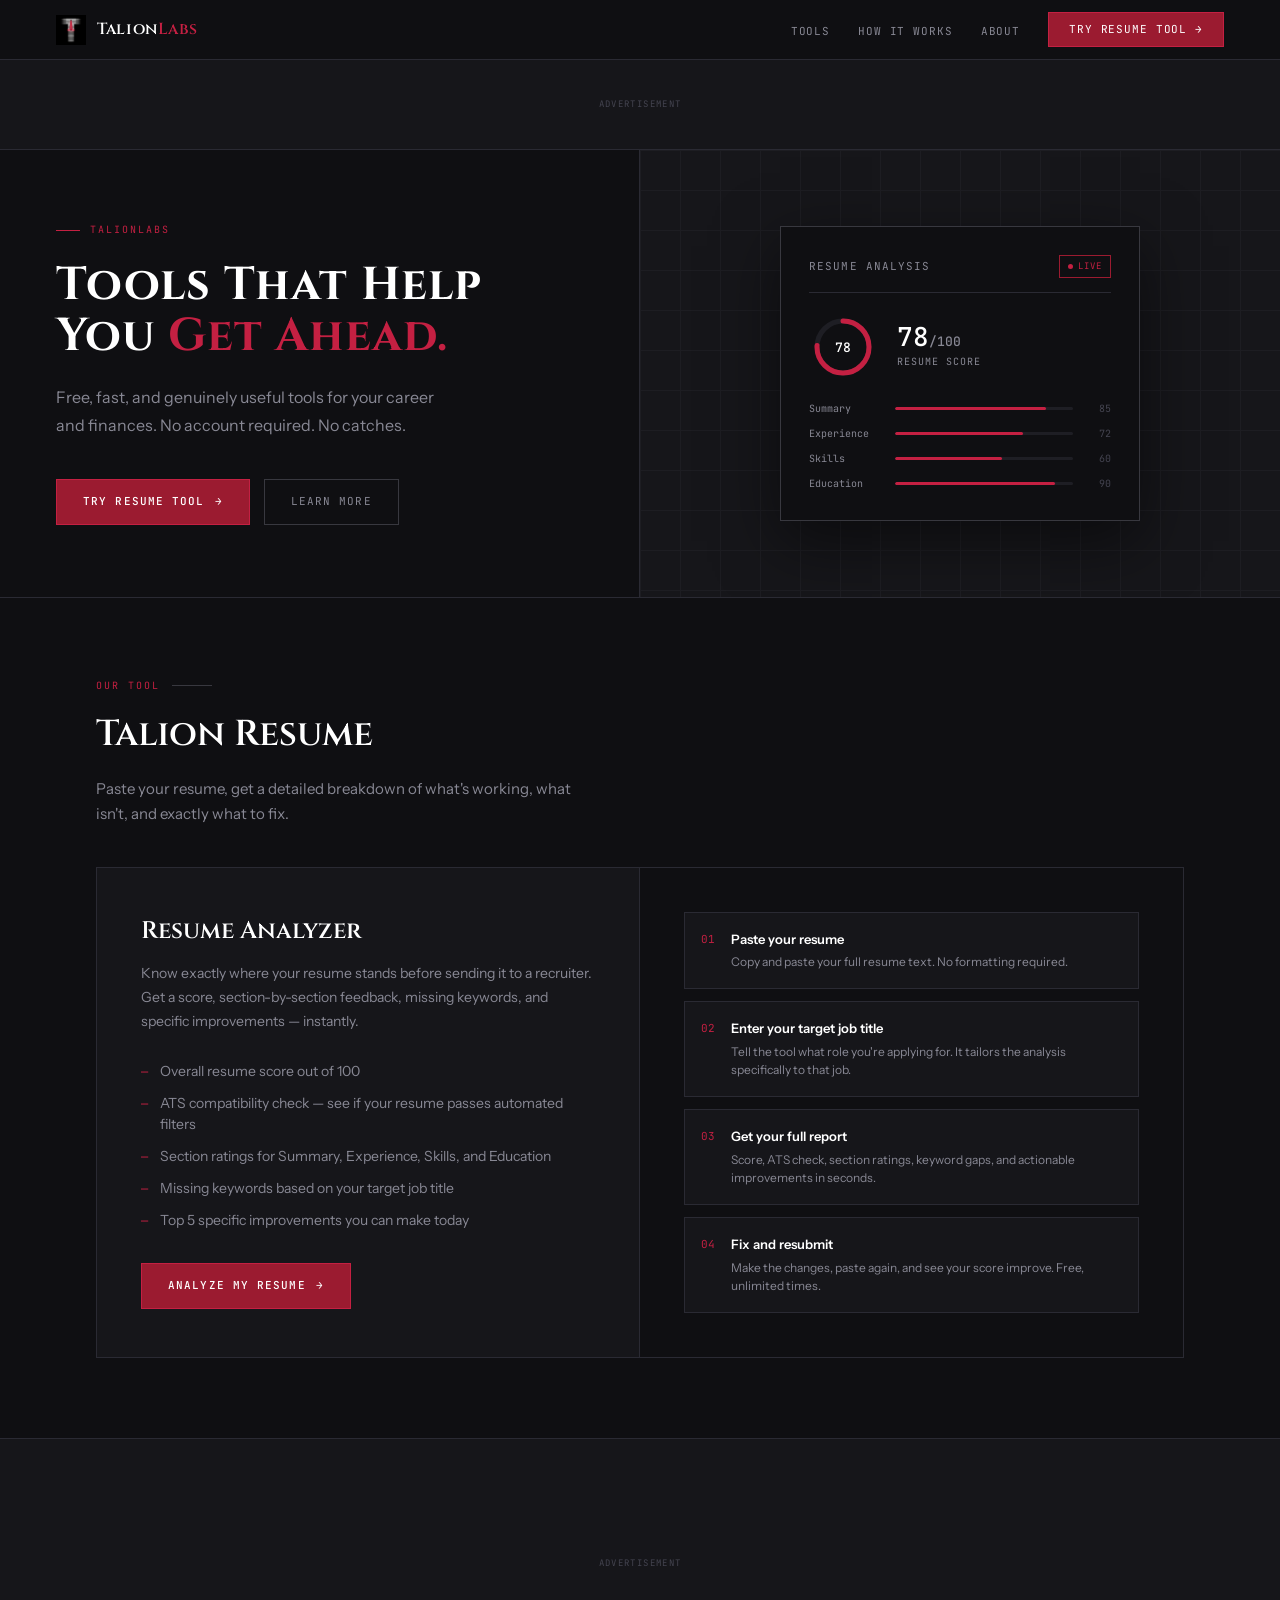
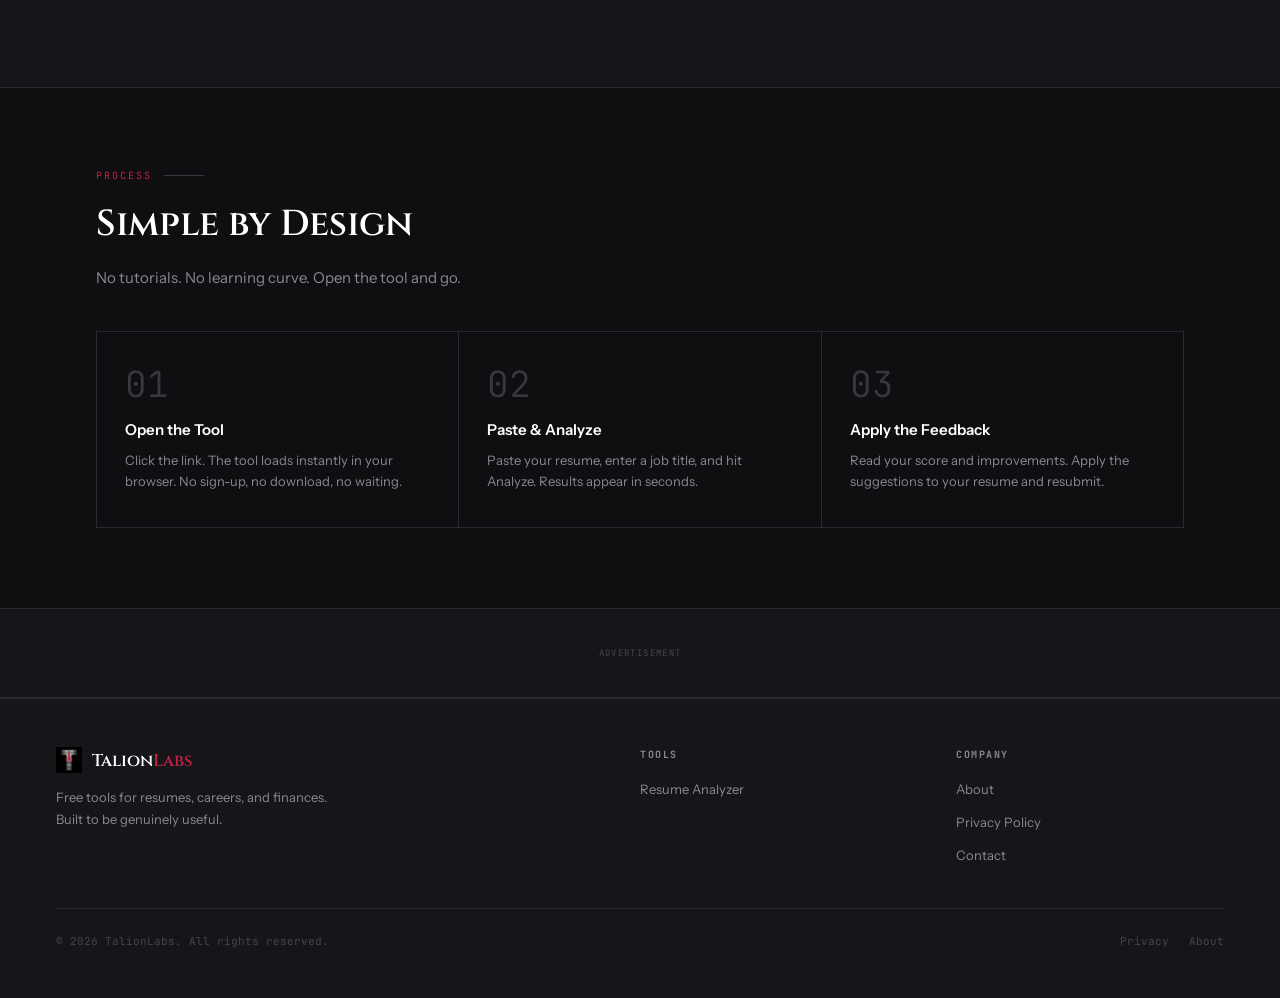
<file: index (4).html>
<!DOCTYPE html>
<html lang="en">
<head>
  <meta charset="UTF-8"/>
  <meta name="viewport" content="width=device-width, initial-scale=1.0"/>
  <title>TalionLabs — Tools That Work</title>
  <meta name="description" content="TalionLabs builds free tools for resumes, careers, and productivity. No sign-up. No cost."/>
  <meta name="keywords" content="free resume analyzer, resume feedback, career tools, TalionLabs"/>
  <link rel="canonical" href="https://talionlabs.pages.dev/"/>
  <meta property="og:title" content="TalionLabs — Tools That Work"/>
  <meta property="og:description" content="Free tools for resumes, careers, and productivity. Built by TalionLabs."/>
  <meta property="og:type" content="website"/>
  <link rel="icon" type="image/png" href="favicon.png"/>

  <!-- AdSense — replace ca-pub-XXXXXXXXXXXXXXXX after approval -->
  <!-- <script async src="https://pagead2.googlesyndication.com/pagead/js/adsbygoogle.js?client=ca-pub-XXXXXXXXXXXXXXXX" crossorigin="anonymous"></script> -->

  <link rel="preconnect" href="https://fonts.googleapis.com">
  <link href="https://fonts.googleapis.com/css2?family=Cinzel:wght@400;600;700&family=JetBrains+Mono:wght@300;400;500&family=Instrument+Sans:ital,wght@0,400;0,500;0,600;1,400&display=swap" rel="stylesheet">

  <style>
    :root {
      --bg:       #0f0f12;
      --bg2:      #16161a;
      --bg3:      #1e1e24;
      --border:   #2a2a33;
      --border2:  #38383f;
      --text:     #e8e8ec;
      --muted:    #888894;
      --dim:      #444450;
      --crimson:  #9b1b30;
      --crimson2: #c42042;
      --white:    #ffffff;
      --mono:     'JetBrains Mono', monospace;
      --serif:    'Cinzel', serif;
      --sans:     'Instrument Sans', sans-serif;
    }

    *, *::before, *::after { box-sizing: border-box; margin: 0; padding: 0; }
    html { scroll-behavior: smooth; }

    body {
      background: var(--bg);
      color: var(--text);
      font-family: var(--sans);
      overflow-x: hidden;
      font-size: 15px;
      line-height: 1.6;
    }

    /* ── NAV ── */
    nav {
      display: flex;
      align-items: center;
      justify-content: space-between;
      padding: 0 56px;
      height: 60px;
      border-bottom: 1px solid var(--border);
      background: var(--bg);
      position: sticky;
      top: 0;
      z-index: 100;
    }

    .nav-logo {
      display: flex;
      align-items: center;
      gap: 11px;
      text-decoration: none;
    }
    .nav-favicon {
      width: 30px;
      height: 30px;
      object-fit: contain;
    }
    .nav-wordmark {
      font-family: var(--serif);
      font-size: 16px;
      font-weight: 600;
      letter-spacing: 0.04em;
    }
    .nav-wordmark .w { color: var(--white); }
    .nav-wordmark .r { color: var(--crimson2); }

    .nav-right {
      display: flex;
      align-items: center;
      gap: 28px;
    }
    .nav-links {
      display: flex;
      gap: 28px;
      list-style: none;
    }
    .nav-links a {
      font-family: var(--mono);
      font-size: 11px;
      color: var(--muted);
      text-decoration: none;
      letter-spacing: 0.08em;
      text-transform: uppercase;
      transition: color 0.2s;
    }
    .nav-links a:hover { color: var(--text); }

    .nav-cta {
      font-family: var(--mono);
      font-size: 11px;
      letter-spacing: 0.08em;
      text-transform: uppercase;
      color: var(--white);
      background: var(--crimson);
      padding: 8px 20px;
      text-decoration: none;
      border: 1px solid var(--crimson2);
      transition: background 0.2s;
    }
    .nav-cta:hover { background: var(--crimson2); }

    /* ── AD TOP ── */
    .ad-banner {
      background: var(--bg2);
      border-bottom: 1px solid var(--border);
      min-height: 90px;
      display: flex;
      align-items: center;
      justify-content: center;
    }
    .ad-label {
      font-family: var(--mono);
      font-size: 9px;
      color: var(--dim);
      letter-spacing: 0.15em;
      text-transform: uppercase;
    }

    /* ── HERO ── */
    .hero {
      display: grid;
      grid-template-columns: 1fr 1fr;
      border-bottom: 1px solid var(--border);
    }

    .hero-left {
      padding: 72px 64px 72px 56px;
      display: flex;
      flex-direction: column;
      justify-content: center;
      border-right: 1px solid var(--border);
      animation: fadeUp 0.7s ease both;
    }

    .hero-eyebrow {
      font-family: var(--mono);
      font-size: 10px;
      color: var(--crimson2);
      letter-spacing: 0.2em;
      text-transform: uppercase;
      margin-bottom: 22px;
      display: flex;
      align-items: center;
      gap: 10px;
    }
    .hero-eyebrow::before {
      content: '';
      width: 24px;
      height: 1px;
      background: var(--crimson2);
      flex-shrink: 0;
    }

    h1 {
      font-family: var(--serif);
      font-size: clamp(32px, 3.6vw, 52px);
      font-weight: 700;
      color: var(--white);
      line-height: 1.1;
      letter-spacing: 0.02em;
      margin-bottom: 22px;
    }
    h1 .r { color: var(--crimson2); }

    .hero-desc {
      font-size: 16px;
      color: var(--muted);
      max-width: 400px;
      line-height: 1.75;
      margin-bottom: 40px;
    }

    .hero-actions {
      display: flex;
      gap: 14px;
      flex-wrap: wrap;
    }

    .btn-primary {
      display: inline-flex;
      align-items: center;
      gap: 10px;
      background: var(--crimson);
      color: var(--white);
      text-decoration: none;
      font-family: var(--mono);
      font-size: 11px;
      font-weight: 500;
      letter-spacing: 0.1em;
      text-transform: uppercase;
      padding: 13px 26px;
      border: 1px solid var(--crimson2);
      transition: background 0.2s, box-shadow 0.2s;
    }
    .btn-primary:hover {
      background: var(--crimson2);
      box-shadow: 0 4px 20px rgba(196,32,66,0.3);
    }
    .btn-primary .arrow { transition: transform 0.2s; }
    .btn-primary:hover .arrow { transform: translateX(4px); }

    .btn-secondary {
      display: inline-flex;
      align-items: center;
      background: transparent;
      color: var(--muted);
      text-decoration: none;
      font-family: var(--mono);
      font-size: 11px;
      letter-spacing: 0.1em;
      text-transform: uppercase;
      padding: 13px 26px;
      border: 1px solid var(--border2);
      transition: color 0.2s, border-color 0.2s;
    }
    .btn-secondary:hover { color: var(--white); border-color: var(--muted); }

    /* Hero right panel */
    .hero-right {
      background: var(--bg2);
      display: flex;
      align-items: center;
      justify-content: center;
      padding: 56px 48px;
      position: relative;
      overflow: hidden;
      animation: fadeIn 0.9s ease 0.2s both;
    }
    .hero-right::before {
      content: '';
      position: absolute;
      inset: 0;
      background-image:
        linear-gradient(var(--border) 1px, transparent 1px),
        linear-gradient(90deg, var(--border) 1px, transparent 1px);
      background-size: 40px 40px;
      opacity: 0.35;
    }
    .hero-right::after {
      content: '';
      position: absolute;
      top: 50%; left: 50%;
      transform: translate(-50%, -50%);
      width: 280px; height: 280px;
      background: radial-gradient(circle, rgba(155,27,48,0.1) 0%, transparent 70%);
      pointer-events: none;
    }

    .hero-card {
      position: relative;
      z-index: 2;
      background: var(--bg);
      border: 1px solid var(--border2);
      padding: 28px;
      width: 100%;
      max-width: 360px;
      box-shadow: 0 20px 60px rgba(0,0,0,0.5);
    }
    .card-header {
      display: flex;
      align-items: center;
      justify-content: space-between;
      margin-bottom: 20px;
      padding-bottom: 14px;
      border-bottom: 1px solid var(--border);
    }
    .card-title {
      font-family: var(--mono);
      font-size: 11px;
      color: var(--muted);
      letter-spacing: 0.1em;
      text-transform: uppercase;
    }
    .card-badge {
      font-family: var(--mono);
      font-size: 9px;
      color: var(--crimson2);
      border: 1px solid var(--crimson);
      padding: 3px 8px;
      letter-spacing: 0.1em;
      text-transform: uppercase;
      display: flex;
      align-items: center;
      gap: 5px;
    }
    .card-badge::before {
      content: '';
      width: 5px; height: 5px;
      border-radius: 50%;
      background: var(--crimson2);
      animation: blink 2s ease infinite;
    }

    .score-preview {
      display: flex;
      align-items: center;
      gap: 20px;
      margin-bottom: 20px;
    }
    .score-ring { width: 68px; height: 68px; flex-shrink: 0; }
    .score-num {
      font-family: var(--mono);
      font-size: 26px;
      font-weight: 500;
      color: var(--white);
      line-height: 1;
      margin-bottom: 4px;
    }
    .score-num span { font-size: 13px; color: var(--muted); }
    .score-label {
      font-family: var(--mono);
      font-size: 10px;
      color: var(--muted);
      text-transform: uppercase;
      letter-spacing: 0.1em;
    }

    .mock-bars { display: flex; flex-direction: column; gap: 9px; }
    .mock-bar-row { display: flex; align-items: center; gap: 10px; }
    .mock-bar-label {
      font-family: var(--mono);
      font-size: 10px;
      color: var(--muted);
      width: 76px;
      flex-shrink: 0;
    }
    .mock-bar-track {
      flex: 1; height: 3px;
      background: var(--bg3);
      border-radius: 2px;
      overflow: hidden;
    }
    .mock-bar-fill { height: 100%; border-radius: 2px; background: var(--crimson2); }
    .mock-bar-val {
      font-family: var(--mono);
      font-size: 10px;
      color: var(--dim);
      width: 28px;
      text-align: right;
    }

    /* ── TOOL SECTION ── */
    .tool-section {
      padding: 80px 56px;
      max-width: 1200px;
      margin: 0 auto;
    }

    .section-label {
      font-family: var(--mono);
      font-size: 10px;
      color: var(--crimson2);
      letter-spacing: 0.2em;
      text-transform: uppercase;
      margin-bottom: 12px;
      display: flex;
      align-items: center;
      gap: 12px;
    }
    .section-label::after {
      content: '';
      width: 40px; height: 1px;
      background: var(--border2);
    }

    .section-title {
      font-family: var(--serif);
      font-size: clamp(24px, 3vw, 36px);
      font-weight: 600;
      color: var(--white);
      margin-bottom: 12px;
    }

    .section-sub {
      font-size: 15px;
      color: var(--muted);
      max-width: 480px;
      line-height: 1.7;
      margin-bottom: 40px;
    }

    .tool-feature {
      display: grid;
      grid-template-columns: 1fr 1fr;
      border: 1px solid var(--border);
      background: var(--bg2);
      overflow: hidden;
    }

    .tool-feature-left {
      padding: 44px;
      border-right: 1px solid var(--border);
    }

    .tool-name {
      font-family: var(--serif);
      font-size: 24px;
      font-weight: 600;
      color: var(--white);
      margin-bottom: 12px;
    }

    .tool-tagline {
      font-size: 14px;
      color: var(--muted);
      line-height: 1.7;
      margin-bottom: 28px;
    }

    .tool-features-list {
      list-style: none;
      display: flex;
      flex-direction: column;
      gap: 11px;
      margin-bottom: 32px;
    }
    .tool-features-list li {
      display: flex;
      align-items: flex-start;
      gap: 12px;
      font-size: 14px;
      color: var(--muted);
      line-height: 1.5;
    }
    .tool-features-list li::before {
      content: '—';
      color: var(--crimson2);
      font-family: var(--mono);
      font-size: 12px;
      flex-shrink: 0;
      margin-top: 2px;
    }

    .tool-feature-right {
      padding: 44px;
      display: flex;
      flex-direction: column;
      justify-content: center;
      gap: 12px;
      background: var(--bg);
    }

    .feature-item {
      display: flex;
      align-items: flex-start;
      gap: 16px;
      padding: 16px;
      border: 1px solid var(--border);
      background: var(--bg2);
    }
    .feature-num {
      font-family: var(--mono);
      font-size: 11px;
      color: var(--crimson2);
      flex-shrink: 0;
      margin-top: 2px;
    }
    .feature-title {
      font-size: 13px;
      font-weight: 600;
      color: var(--white);
      margin-bottom: 4px;
    }
    .feature-desc {
      font-size: 12px;
      color: var(--muted);
      line-height: 1.55;
    }

    /* ── MID AD ── */
    .ad-mid {
      background: var(--bg2);
      border-top: 1px solid var(--border);
      border-bottom: 1px solid var(--border);
      min-height: 250px;
      display: flex;
      align-items: center;
      justify-content: center;
    }

    /* ── HOW IT WORKS ── */
    .how-section {
      padding: 80px 56px;
      max-width: 1200px;
      margin: 0 auto;
    }

    .how-grid {
      display: grid;
      grid-template-columns: repeat(3, 1fr);
      gap: 1px;
      background: var(--border);
      border: 1px solid var(--border);
      margin-top: 36px;
    }

    .how-step {
      background: var(--bg);
      padding: 34px 28px;
    }
    .step-num {
      font-family: var(--mono);
      font-size: 36px;
      font-weight: 300;
      color: var(--border2);
      line-height: 1;
      margin-bottom: 16px;
    }
    .step-title {
      font-size: 15px;
      font-weight: 600;
      color: var(--white);
      margin-bottom: 8px;
    }
    .step-desc {
      font-size: 13px;
      color: var(--muted);
      line-height: 1.65;
    }

    /* ── FOOTER ── */
    footer {
      background: var(--bg2);
      border-top: 1px solid var(--border);
      padding: 48px 56px;
    }
    .footer-inner {
      max-width: 1200px;
      margin: 0 auto;
      display: grid;
      grid-template-columns: 2fr 1fr 1fr;
      gap: 48px;
      padding-bottom: 32px;
      border-bottom: 1px solid var(--border);
      margin-bottom: 24px;
    }
    .footer-logo {
      display: flex;
      align-items: center;
      gap: 10px;
      margin-bottom: 12px;
    }
    .footer-logo img { width: 26px; height: 26px; object-fit: contain; }
    .footer-logo-text {
      font-family: var(--serif);
      font-size: 17px;
      font-weight: 600;
    }
    .footer-logo-text .w { color: var(--white); }
    .footer-logo-text .r { color: var(--crimson2); }
    .footer-desc {
      font-size: 13px;
      color: var(--muted);
      line-height: 1.7;
      max-width: 280px;
    }
    .footer-col h4 {
      font-family: var(--mono);
      font-size: 10px;
      color: var(--muted);
      letter-spacing: 0.15em;
      text-transform: uppercase;
      margin-bottom: 14px;
    }
    .footer-col ul { list-style: none; }
    .footer-col ul li { margin-bottom: 9px; }
    .footer-col ul a {
      font-size: 13px;
      color: var(--muted);
      text-decoration: none;
      transition: color 0.2s;
    }
    .footer-col ul a:hover { color: var(--white); }

    .footer-bottom {
      max-width: 1200px;
      margin: 0 auto;
      display: flex;
      justify-content: space-between;
      align-items: center;
      flex-wrap: wrap;
      gap: 12px;
    }
    .footer-copy {
      font-family: var(--mono);
      font-size: 11px;
      color: var(--dim);
    }
    .footer-links { display: flex; gap: 20px; }
    .footer-links a {
      font-family: var(--mono);
      font-size: 11px;
      color: var(--dim);
      text-decoration: none;
      transition: color 0.2s;
    }
    .footer-links a:hover { color: var(--muted); }

    /* ── ANIMATIONS ── */
    @keyframes fadeUp {
      from { opacity: 0; transform: translateY(16px); }
      to   { opacity: 1; transform: translateY(0); }
    }
    @keyframes fadeIn {
      from { opacity: 0; }
      to   { opacity: 1; }
    }
    @keyframes blink {
      0%, 100% { opacity: 1; }
      50%       { opacity: 0.3; }
    }

    /* ── RESPONSIVE ── */
    @media (max-width: 960px) {
      nav { padding: 0 24px; }
      .nav-links { display: none; }
      .hero { grid-template-columns: 1fr; }
      .hero-left { padding: 52px 24px; border-right: none; border-bottom: 1px solid var(--border); }
      .hero-right { display: none; }
      .tool-feature { grid-template-columns: 1fr; }
      .tool-feature-left { border-right: none; border-bottom: 1px solid var(--border); }
      .how-grid { grid-template-columns: 1fr; }
      .footer-inner { grid-template-columns: 1fr 1fr; }
      .tool-section, .how-section { padding: 52px 24px; }
      footer { padding: 44px 24px; }
    }
    @media (max-width: 600px) {
      .footer-inner { grid-template-columns: 1fr; }
      h1 { font-size: 30px; }
    }
  </style>
</head>
<body>

  <!-- NAV -->
  <nav>
    <a href="/" class="nav-logo">
      <img src="favicon.png" alt="TalionLabs" class="nav-favicon"/>
      <div class="nav-wordmark"><span class="w">Talion</span><span class="r">Labs</span></div>
    </a>
    <div class="nav-right">
      <ul class="nav-links">
        <li><a href="#tools">Tools</a></li>
        <li><a href="#how">How It Works</a></li>
        <li><a href="about.html">About</a></li>
      </ul>
      <a href="https://talion-resume.pages.dev" class="nav-cta">Try Resume Tool →</a>
    </div>
  </nav>

  <!-- TOP AD -->
  <div class="ad-banner">
    <!-- AdSense 728x90 Leaderboard -->
    <!-- <ins class="adsbygoogle" style="display:inline-block;width:728px;height:90px" data-ad-client="ca-pub-XXXXXXXXXXXXXXXX" data-ad-slot="XXXXXXXXXX"></ins> -->
    <span class="ad-label">Advertisement</span>
  </div>

  <!-- HERO -->
  <div class="hero">
    <div class="hero-left">
      <p class="hero-eyebrow">TalionLabs</p>
      <h1>Tools That Help<br/>You <span class="r">Get Ahead.</span></h1>
      <p class="hero-desc">
        Free, fast, and genuinely useful tools for your career and finances.
        No account required. No catches.
      </p>
      <div class="hero-actions">
        <a href="https://talion-resume.pages.dev" class="btn-primary">
          Try Resume Tool <span class="arrow">→</span>
        </a>
        <a href="#tools" class="btn-secondary">Learn More</a>
      </div>
    </div>

    <div class="hero-right">
      <div class="hero-card">
        <div class="card-header">
          <span class="card-title">Resume Analysis</span>
          <span class="card-badge">Live</span>
        </div>
        <div class="score-preview">
          <svg class="score-ring" viewBox="0 0 68 68">
            <circle cx="34" cy="34" r="26" fill="none" stroke="#1e1e24" stroke-width="5"/>
            <circle cx="34" cy="34" r="26" fill="none" stroke="#c42042" stroke-width="5"
              stroke-dasharray="163.4" stroke-dashoffset="40"
              stroke-linecap="round" transform="rotate(-90 34 34)"/>
            <text x="34" y="39" text-anchor="middle" font-family="JetBrains Mono,monospace" font-size="13" font-weight="500" fill="white">78</text>
          </svg>
          <div>
            <div class="score-num">78<span>/100</span></div>
            <div class="score-label">Resume Score</div>
          </div>
        </div>
        <div class="mock-bars">
          <div class="mock-bar-row">
            <span class="mock-bar-label">Summary</span>
            <div class="mock-bar-track"><div class="mock-bar-fill" style="width:85%"></div></div>
            <span class="mock-bar-val">85</span>
          </div>
          <div class="mock-bar-row">
            <span class="mock-bar-label">Experience</span>
            <div class="mock-bar-track"><div class="mock-bar-fill" style="width:72%"></div></div>
            <span class="mock-bar-val">72</span>
          </div>
          <div class="mock-bar-row">
            <span class="mock-bar-label">Skills</span>
            <div class="mock-bar-track"><div class="mock-bar-fill" style="width:60%"></div></div>
            <span class="mock-bar-val">60</span>
          </div>
          <div class="mock-bar-row">
            <span class="mock-bar-label">Education</span>
            <div class="mock-bar-track"><div class="mock-bar-fill" style="width:90%"></div></div>
            <span class="mock-bar-val">90</span>
          </div>
        </div>
      </div>
    </div>
  </div>

  <!-- TOOL SECTION -->
  <section id="tools" class="tool-section">
    <div class="section-label">Our Tool</div>
    <h2 class="section-title">Talion Resume</h2>
    <p class="section-sub">Paste your resume, get a detailed breakdown of what's working, what isn't, and exactly what to fix.</p>

    <div class="tool-feature">
      <div class="tool-feature-left">
        <div class="tool-name">Resume Analyzer</div>
        <p class="tool-tagline">Know exactly where your resume stands before sending it to a recruiter. Get a score, section-by-section feedback, missing keywords, and specific improvements — instantly.</p>
        <ul class="tool-features-list">
          <li>Overall resume score out of 100</li>
          <li>ATS compatibility check — see if your resume passes automated filters</li>
          <li>Section ratings for Summary, Experience, Skills, and Education</li>
          <li>Missing keywords based on your target job title</li>
          <li>Top 5 specific improvements you can make today</li>
        </ul>
        <a href="https://talion-resume.pages.dev" class="btn-primary">
          Analyze My Resume <span class="arrow">→</span>
        </a>
      </div>

      <div class="tool-feature-right">
        <div class="feature-item">
          <span class="feature-num">01</span>
          <div>
            <div class="feature-title">Paste your resume</div>
            <p class="feature-desc">Copy and paste your full resume text. No formatting required.</p>
          </div>
        </div>
        <div class="feature-item">
          <span class="feature-num">02</span>
          <div>
            <div class="feature-title">Enter your target job title</div>
            <p class="feature-desc">Tell the tool what role you're applying for. It tailors the analysis specifically to that job.</p>
          </div>
        </div>
        <div class="feature-item">
          <span class="feature-num">03</span>
          <div>
            <div class="feature-title">Get your full report</div>
            <p class="feature-desc">Score, ATS check, section ratings, keyword gaps, and actionable improvements in seconds.</p>
          </div>
        </div>
        <div class="feature-item">
          <span class="feature-num">04</span>
          <div>
            <div class="feature-title">Fix and resubmit</div>
            <p class="feature-desc">Make the changes, paste again, and see your score improve. Free, unlimited times.</p>
          </div>
        </div>
      </div>
    </div>
  </section>

  <!-- MID AD -->
  <div class="ad-mid">
    <!-- AdSense 336x280 Rectangle -->
    <!-- <ins class="adsbygoogle" style="display:block" data-ad-client="ca-pub-XXXXXXXXXXXXXXXX" data-ad-slot="XXXXXXXXXX" data-ad-format="auto" data-full-width-responsive="true"></ins> -->
    <span class="ad-label">Advertisement</span>
  </div>

  <!-- HOW IT WORKS -->
  <section id="how" class="how-section">
    <div class="section-label">Process</div>
    <h2 class="section-title">Simple by Design</h2>
    <p class="section-sub">No tutorials. No learning curve. Open the tool and go.</p>

    <div class="how-grid">
      <div class="how-step">
        <div class="step-num">01</div>
        <div class="step-title">Open the Tool</div>
        <p class="step-desc">Click the link. The tool loads instantly in your browser. No sign-up, no download, no waiting.</p>
      </div>
      <div class="how-step">
        <div class="step-num">02</div>
        <div class="step-title">Paste & Analyze</div>
        <p class="step-desc">Paste your resume, enter a job title, and hit Analyze. Results appear in seconds.</p>
      </div>
      <div class="how-step">
        <div class="step-num">03</div>
        <div class="step-title">Apply the Feedback</div>
        <p class="step-desc">Read your score and improvements. Apply the suggestions to your resume and resubmit.</p>
      </div>
    </div>
  </section>

  <!-- BOTTOM AD -->
  <div class="ad-mid" style="min-height:90px;">
    <!-- AdSense 728x90 Leaderboard -->
    <!-- <ins class="adsbygoogle" style="display:inline-block;width:728px;height:90px" data-ad-client="ca-pub-XXXXXXXXXXXXXXXX" data-ad-slot="XXXXXXXXXX"></ins> -->
    <span class="ad-label">Advertisement</span>
  </div>

  <!-- FOOTER -->
  <footer>
    <div class="footer-inner">
      <div>
        <div class="footer-logo">
          <img src="favicon.png" alt="TalionLabs"/>
          <span class="footer-logo-text"><span class="w">Talion</span><span class="r">Labs</span></span>
        </div>
        <p class="footer-desc">Free tools for resumes, careers, and finances. Built to be genuinely useful.</p>
      </div>
      <div class="footer-col">
        <h4>Tools</h4>
        <ul>
          <li><a href="https://talion-resume.pages.dev">Resume Analyzer</a></li>
        </ul>
      </div>
      <div class="footer-col">
        <h4>Company</h4>
        <ul>
          <li><a href="about.html">About</a></li>
          <li><a href="privacy.html">Privacy Policy</a></li>
          <li><a href="about.html#contact">Contact</a></li>
        </ul>
      </div>
    </div>
    <div class="footer-bottom">
      <p class="footer-copy">© 2026 TalionLabs. All rights reserved.</p>
      <div class="footer-links">
        <a href="privacy.html">Privacy</a>
        <a href="about.html">About</a>
      </div>
    </div>
  </footer>

</body>
</html>
</file>
